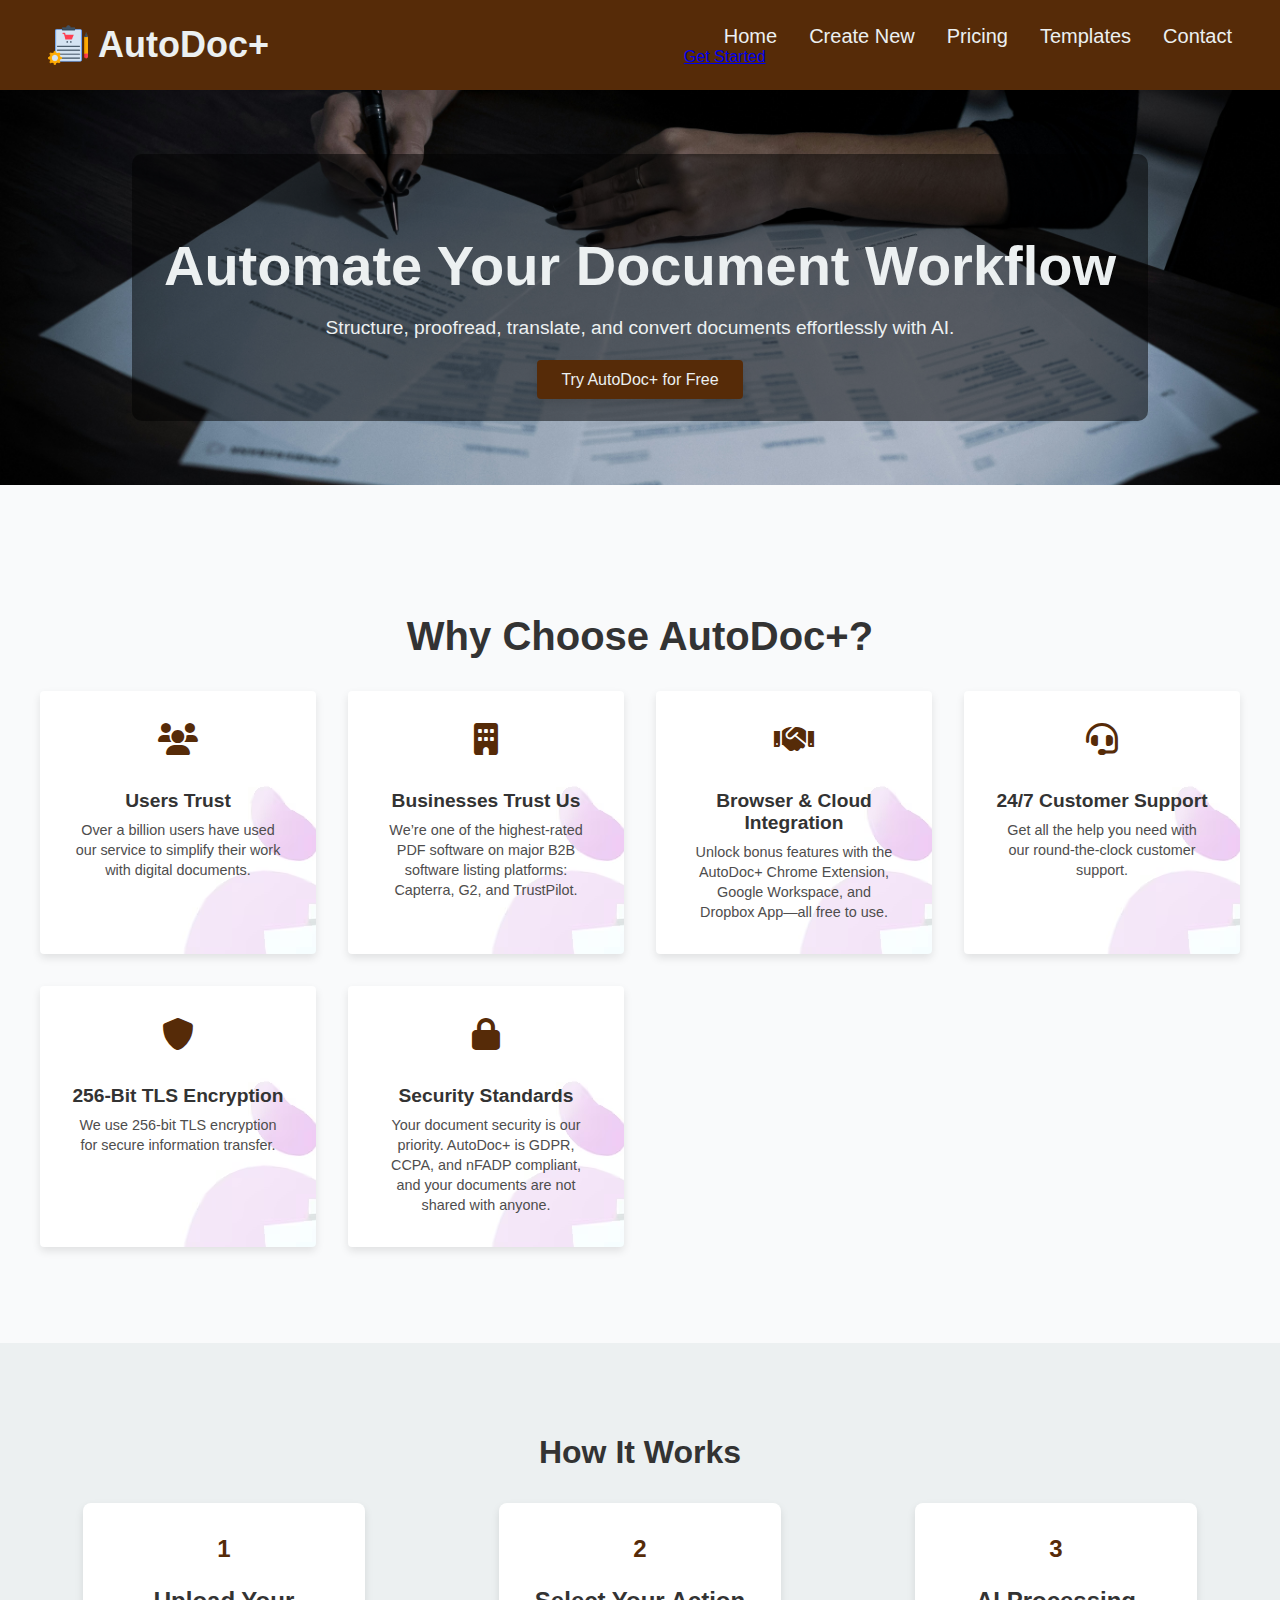
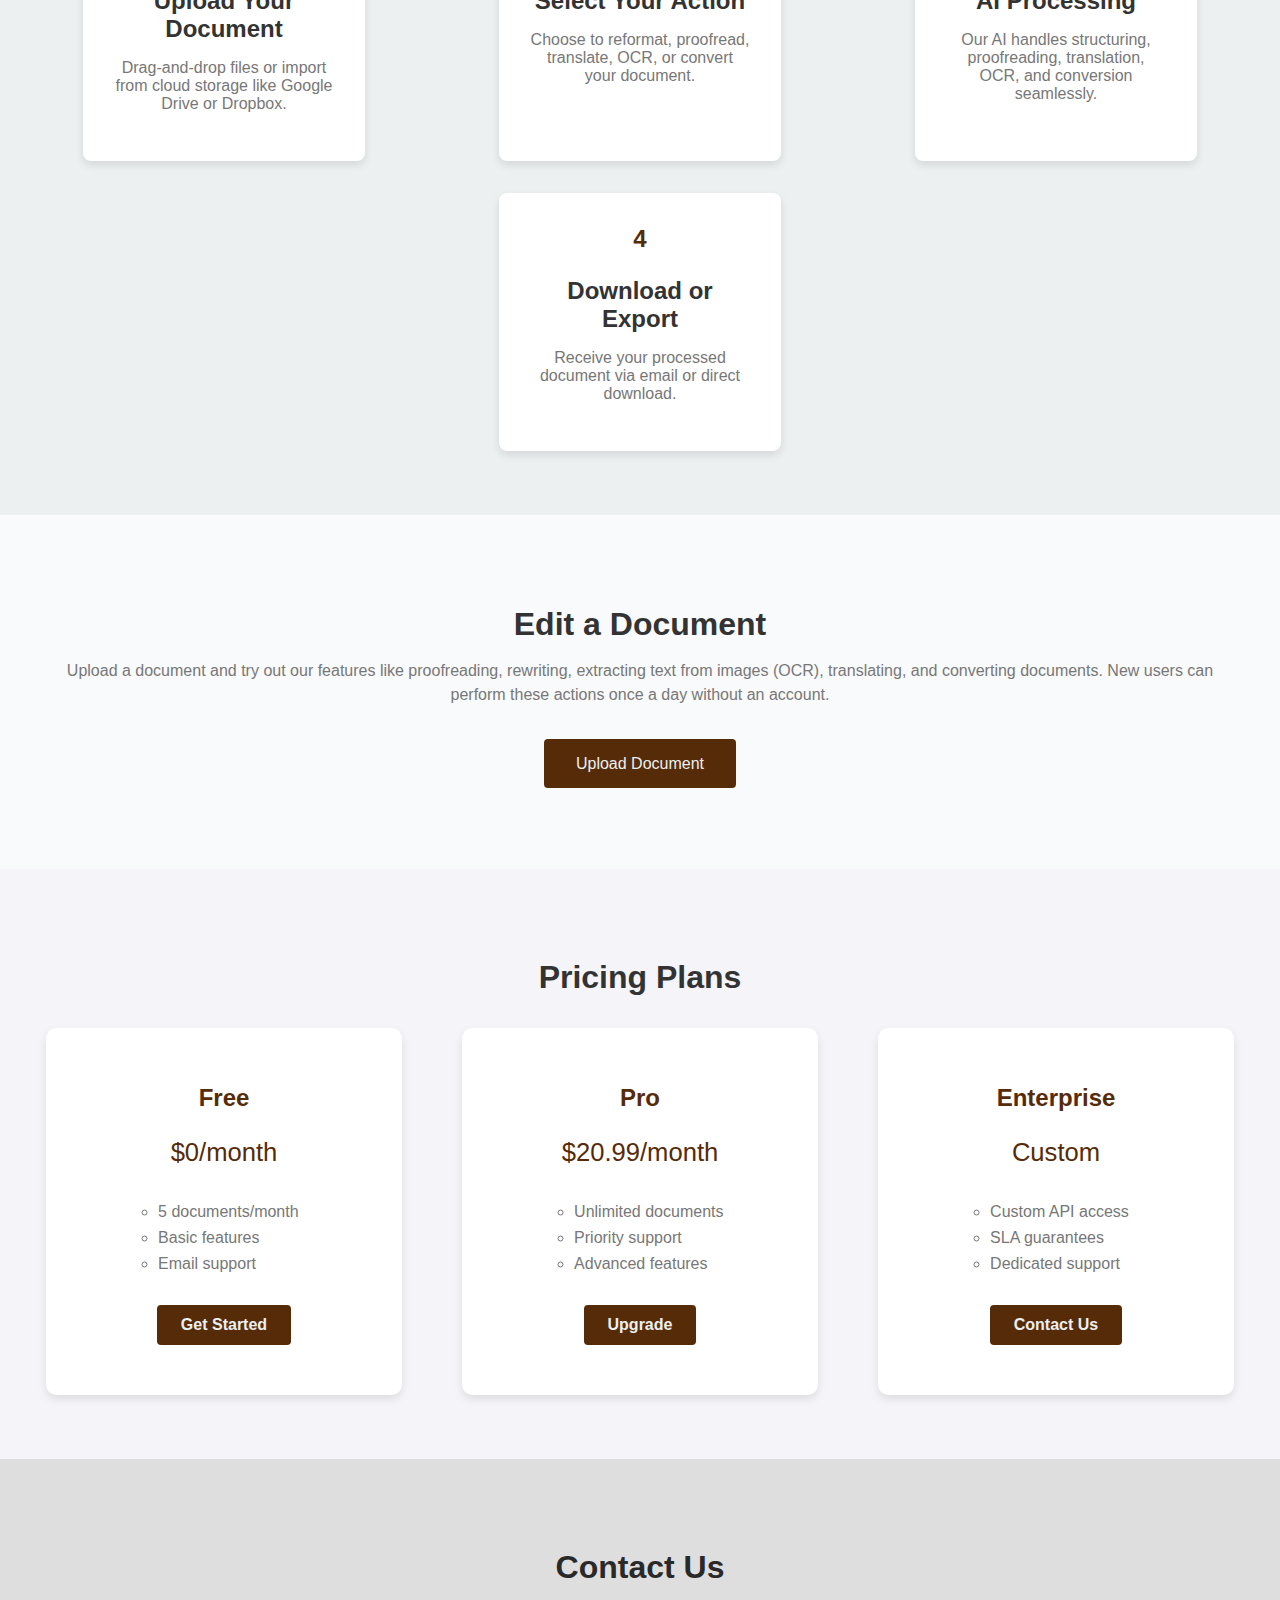
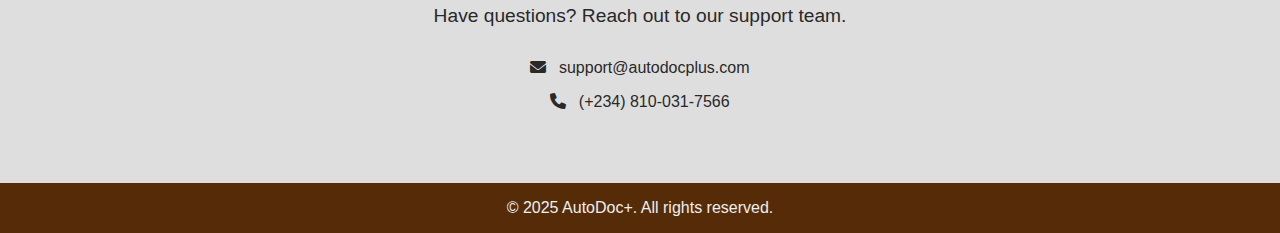
<file: index.html>
<!DOCTYPE html>
<html lang="en">
<head>
    <meta charset="UTF-8">
    <meta name="viewport" content="width=device-width, initial-scale=1.0">
    <title>AutoDoc+ - AI-Powered Document Management</title>
    <link rel="stylesheet" href="styles.css">
    <link rel="stylesheet" href="https://cdnjs.cloudflare.com/ajax/libs/font-awesome/6.0.0-beta3/css/all.min.css">
    <link rel="icon" type="image/png" href="img/folders.png">
</head>
<body>
    <!-- Navigation Bar -->
    <nav class="navbar">
        <div class="logo">
            <img src="img/folders.png" alt="Document Logo" class="logo-img">
            <h1>AutoDoc+</h1>
        </div>
        <div class="nav-right">
            <ul class="nav-links">
                <li><a href="#home">Home</a></li>
                <li><a href="#create_new">Create New</a></li>
                <li><a href="#pricing">Pricing</a></li>
                <li><a href="#templates">Templates</a></li>
                <li><a href="#contact">Contact</a></li>
            </ul>
            <a class="cta-button" href="#get-started">Get Started</a>
        </div>
    </nav>

    <!-- Hero Section -->
    <section class="hero">
        <div class="hero-content">
            <h2>Automate Your Document Workflow</h2>
            <p>Structure, proofread, translate, and convert documents effortlessly with AI.</p>
            <a class="cta-button" href="#link">Try AutoDoc+ for Free</a>
        </div>
    </section>

    <section class="why-choose-us">
        <div class="container">
            <h2>Why Choose AutoDoc+?</h2>
            <div class="features-grid">
                <!-- Feature 1 -->
                <div class="feature-card">
                    <i class="fas fa-users"></i>
                    <h3>Users Trust</h3>
                    <p>Over a billion users have used our service to simplify their work with digital documents.</p>
                </div>
                <!-- Feature 2 -->
                <div class="feature-card">
                    <i class="fas fa-building"></i>
                    <h3>Businesses Trust Us</h3>
                    <p>We’re one of the highest-rated PDF software on major B2B software listing platforms: Capterra, G2, and TrustPilot.</p>
                </div>
                <!-- Feature 3 -->
                <div class="feature-card">
                    <i class="fas fa-handshake"></i>
                    <h3>Browser & Cloud Integration</h3>
                    <p>Unlock bonus features with the AutoDoc+ Chrome Extension, Google Workspace, and Dropbox App—all free to use.</p>
                </div>
                <!-- Feature 4 -->
                <div class="feature-card">
                    <i class="fas fa-headset"></i>
                    <h3>24/7 Customer Support</h3>
                    <p>Get all the help you need with our round-the-clock customer support.</p>
                </div>
                <!-- Feature 5 -->
                <div class="feature-card">
                    <i class="fas fa-shield-alt"></i>
                    <h3>256-Bit TLS Encryption</h3>
                    <p>We use 256-bit TLS encryption for secure information transfer.</p>
                </div>
                <!-- Feature 6 -->
                <div class="feature-card">
                    <i class="fas fa-lock"></i>
                    <h3>Security Standards</h3>
                    <p>Your document security is our priority. AutoDoc+ is GDPR, CCPA, and nFADP compliant, and your documents are not shared with anyone.</p>
                </div>
            </div>
        </div>
    </section>
    

    <!-- How It Works Section -->
    <section id="how-it-works" class="how-it-works">
        <h2>How It Works</h2>
        <div class="steps">
            <div class="step">
                <span class="step-number">1</span>
                <h3>Upload Your Document</h3>
                <p>Drag-and-drop files or import from cloud storage like Google Drive or Dropbox.</p>
            </div>
            <div class="step">
                <span class="step-number">2</span>
                <h3>Select Your Action</h3>
                <p>Choose to reformat, proofread, translate, OCR, or convert your document.</p>
            </div>
            <div class="step">
                <span class="step-number">3</span>
                <h3>AI Processing</h3>
                <p>Our AI handles structuring, proofreading, translation, OCR, and conversion seamlessly.</p>
            </div>
            <div class="step">
                <span class="step-number">4</span>
                <h3>Download or Export</h3>
                <p>Receive your processed document via email or direct download.</p>
            </div>
        </div>
    </section>

    <section class="test-platform">
        <div class="container">
            <h2>Edit a Document</h2>
            <p>Upload a document and try out our features like proofreading, rewriting, extracting text from images (OCR), translating, and converting documents. New users can perform these actions once a day without an account.</p>
            <div class="upload-box">
                <input type="file" id="file-upload" accept=".pdf, .docx, .txt, .ppt, .png, .jpg" style="display: none;">
                <label for="file-upload" class="upload-button">Upload Document</label>
            </div>
            <div class="actions" id="actions" style="display: none;">
                <h3>Select an Action:</h3>
                <button class="action-button" onclick="performAction('proofread')">Proofread</button>
                <button class="action-button" onclick="performAction('rewrite')">Rewrite</button>
                <button class="action-button" onclick="showTranslateOptions()">Translate</button>
                <button class="action-button" onclick="performAction('convert')">Convert</button>
            </div>
            <div class="translate-options" id="translate-options" style="display: none;">
                <h3>Select Target Language:</h3>
                <select id="language-select">
                    <option value="en">English</option>
                    <option value="es">Spanish</option>
                    <option value="fr">French</option>
                    <option value="de">German</option>
                    <option value="zh">Chinese</option>
                    <option value="ja">Japanese</option>
                    <!-- Add more languages as needed -->
                </select>
                <button class="action-button" onclick="performAction('translate')">Translate</button>
            </div>
            <div class="result" id="result" style="display: none;">
                <h3>Result:</h3>
                <p id="result-text">The result will be displayed here.</p>
            </div>
            <div class="account-prompt" id="account-prompt" style="display: none;">
                <p>You have reached the daily limit for free users. Please <a href="#create-account">create an account</a> or <a href="#login">log in</a> to access more features.</p>
            </div>
        </div>
    </section>
    
    

    <!-- Pricing Section -->
    <section id="pricing" class="pricing">
        <h2>Pricing Plans</h2>
        <div class="pricing-cards">
            <div class="pricing-card">
                <h3>Free</h3>
                <p class="price">$0/month</p>
                <ul>
                    <li>5 documents/month</li>
                    <li>Basic features</li>
                    <li>Email support</li>
                </ul>
                <a class="cta-button" href="#get-started">Get Started</a>
            </div>
            <div class="pricing-card">
                <h3>Pro</h3>
                <p class="price">$20.99/month</p>
                <ul>
                    <li>Unlimited documents</li>
                    <li>Priority support</li>
                    <li>Advanced features</li>
                </ul>
                <a class="cta-button" href="#get-started">Upgrade</a>
            </div>
            <div class="pricing-card">
                <h3>Enterprise</h3>
                <p class="price">Custom</p>
                <ul>
                    <li>Custom API access</li>
                    <li>SLA guarantees</li>
                    <li>Dedicated support</li>
                </ul>
                <a class="cta-button" href="#contact">Contact Us</a>
            </div>
        </div>
    </section>

    <!-- Contact Section -->
    <section id="contact" class="contact">
        <h2>Contact Us</h2>
        <p>Have questions? Reach out to our support team.</p>
        <div class="contact-details">
            <p><i class="fas fa-envelope"></i> support@autodocplus.com</p>
            <p><i class="fas fa-phone"></i> (+234) 810-031-7566</p>
        </div>
    </section>

    <!-- Footer -->
    <footer>
        <p>&copy; 2025 AutoDoc+. All rights reserved.</p>
    </footer>

    <!-- JavaScript for Interactivity -->
    <script src="scripts.js"></script>
</body>
</html>
</file>
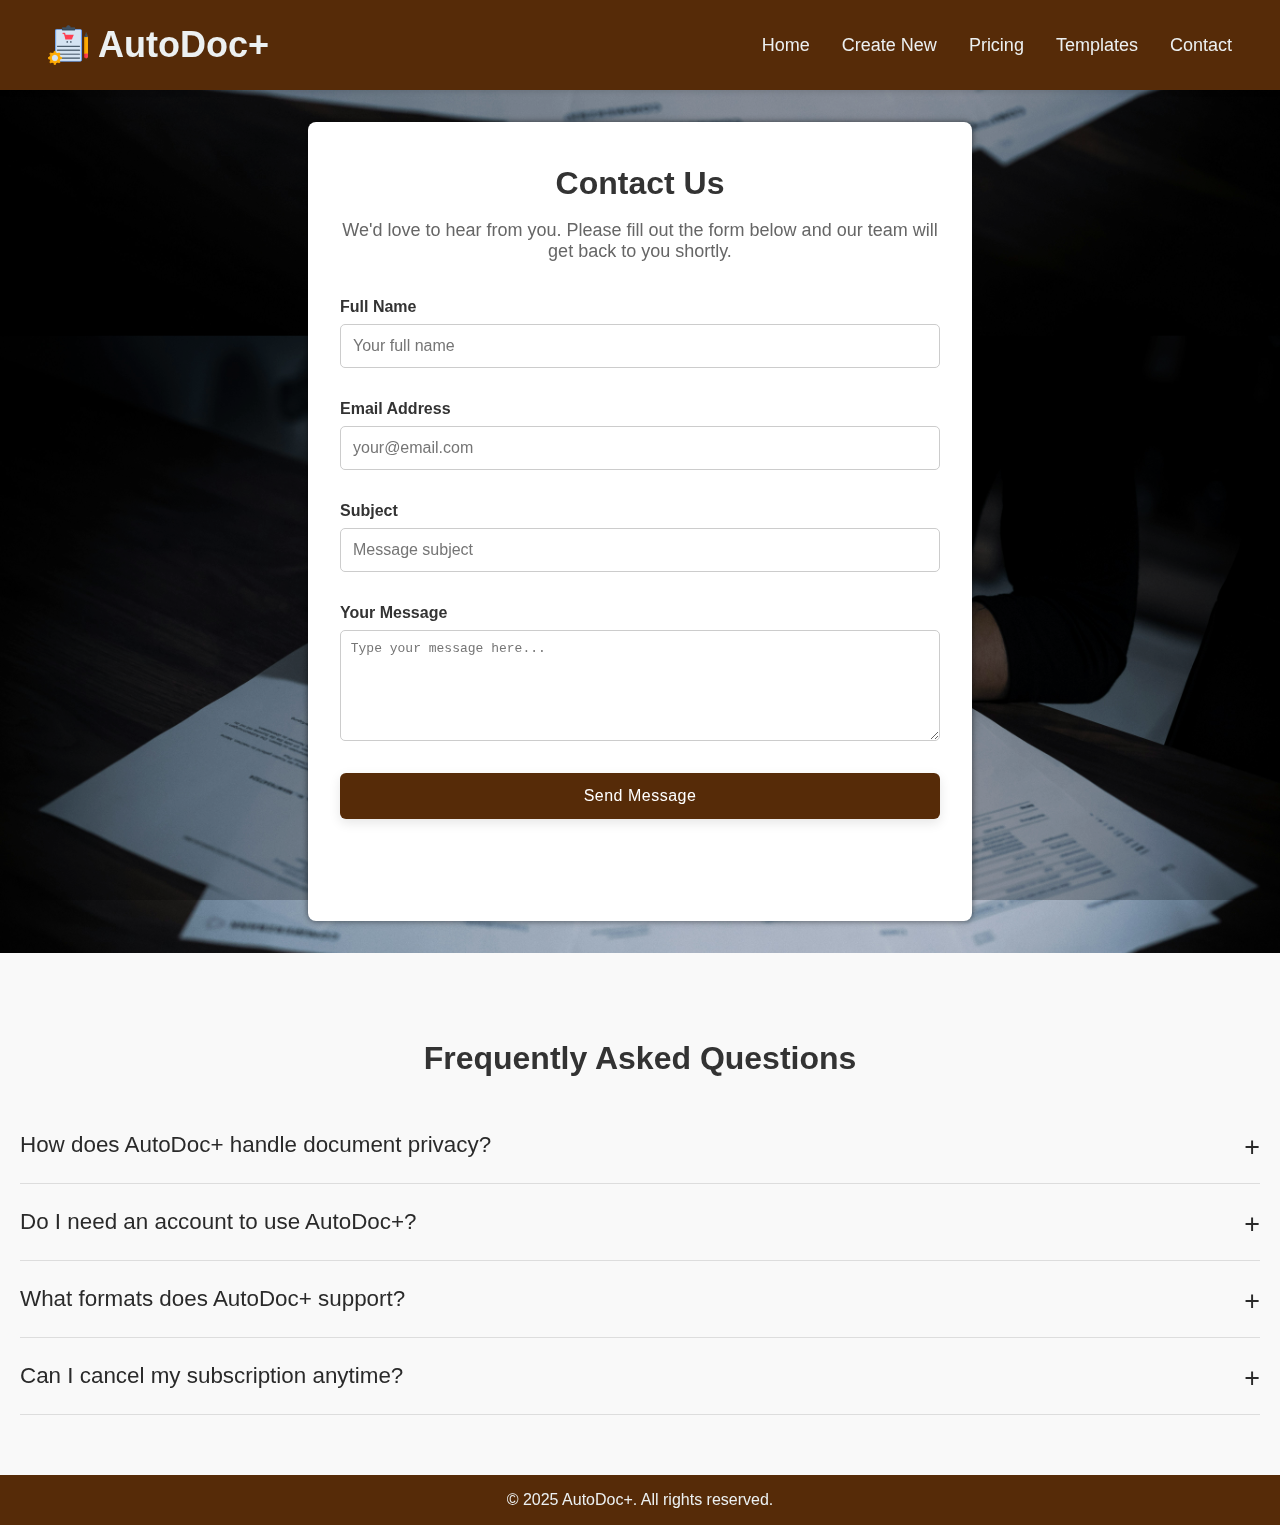
<file: contact.html>
<!DOCTYPE html>
<html lang="en">
<head>
    <meta charset="UTF-8" />
    <meta name="viewport" content="width=device-width, initial-scale=1.0"/>
    <title>Contact Us - AutoDoc+</title>
    <link rel="stylesheet" href="contact.css" />
    <link rel="stylesheet" href="https://cdnjs.cloudflare.com/ajax/libs/font-awesome/6.0.0-beta3/css/all.min.css"/>
    <link rel="icon" type="image/png" href="img/folders.png" />
</head>
<body>

    <div class="overlay"></div> <!-- This is the new dark overlay -->
    <div class="main-content">

    <!-- Navigation Bar -->
    <nav class="navbar">
        <div class="logo">
            <img src="img/folders.png" alt="Document Logo" class="logo-img" />
            <h1>AutoDoc+</h1>
        </div>
        <div class="nav-right">
            <ul class="nav-links">
                <li><a href="index.html">Home</a></li>
                <li><a href="#create_new">Create New</a></li>
                <li><a href="pricing.html">Pricing</a></li>
                <li><a href="#templates">Templates</a></li>
                <li><a href="contact.html">Contact</a></li>
            </ul>
        </div>
    </nav>

    <!-- Contact Section -->
    <section class="contact-section">
        <div class="container">
            <h2>Contact Us</h2>
            <p>We'd love to hear from you. Please fill out the form below and our team will get back to you shortly.</p>

            <form id="contact-form">
                <div class="form-group">
                    <label for="name">Full Name</label>
                    <input type="text" id="name" name="name" required placeholder="Your full name">
                </div>
                <div class="form-group">
                    <label for="email">Email Address</label>
                    <input type="email" id="email" name="email" required placeholder="your@email.com">
                </div>
                <div class="form-group">
                    <label for="subject">Subject</label>
                    <input type="text" id="subject" name="subject" required placeholder="Message subject">
                </div>
                <div class="form-group">
                    <label for="message">Your Message</label>
                    <textarea id="message" name="message" rows="6" required placeholder="Type your message here..."></textarea>
                </div>
                <button type="submit" class="cta-button">Send Message</button>
                <p id="form-status"></p>
            </form>
        </div>
    </section>

    <!-- FAQs SECTION -->
    <section id="faqs" class="faqs">
        <h2>Frequently Asked Questions</h2>
        <div class="faq-container">
            <div class="faq-item">
                <button type="button" class="faq-question">How does AutoDoc+ handle document privacy?</button>
                <div class="faq-answer">
                    <p>We use 256-bit TLS encryption, and your documents are never shared. We comply with GDPR, CCPA, and other international standards.</p>
                </div>
            </div>
            <div class="faq-item">
                <button class="faq-question">Do I need an account to use AutoDoc+?</button>
                <div class="faq-answer">
                    <p>No account is needed for basic usage. However, registering unlocks more document actions and storage options.</p>
                </div>
            </div>
            <div class="faq-item">
                <button class="faq-question">What formats does AutoDoc+ support?</button>
                <div class="faq-answer">
                    <p>AutoDoc+ supports PDF, DOCX, TXT, PPT, PNG, JPG, and more.</p>
                </div>
            </div>
            <div class="faq-item">
                <button class="faq-question">Can I cancel my subscription anytime?</button>
                <div class="faq-answer">
                    <p>Yes. You can cancel your Pro or Enterprise subscription anytime from your account dashboard.</p>
                </div>
            </div>
        </div>
    </section>    

    <!-- Footer -->
    <footer>
        <p>&copy; 2025 AutoDoc+. All rights reserved.</p>
    </footer>

    <script>

    // CONTACT SECTION
    document.getElementById('contact-form').addEventListener('submit', function (e) {
    e.preventDefault();

    // Simulated form submission
    const status = document.getElementById('form-status');
    status.textContent = 'Sending...';

    setTimeout(() => {
        status.textContent = 'Thank you! Your message has been sent.';
        document.getElementById('contact-form').reset();
    }, 1500);
    });

    function goToContact() {
        window.location.href = "contact.html";
    }

    // FAQs SECTION
    document.addEventListener("DOMContentLoaded", function () {
        document.querySelectorAll('.faq-question').forEach(button => {
            button.addEventListener('click', () => {
                const answer = button.nextElementSibling;

                button.classList.toggle('active');
                answer.classList.toggle('open');
            });
        });
    });
    </script>

    <script src="scripts.js"></script>

    </div>
</body>
</html>
</file>
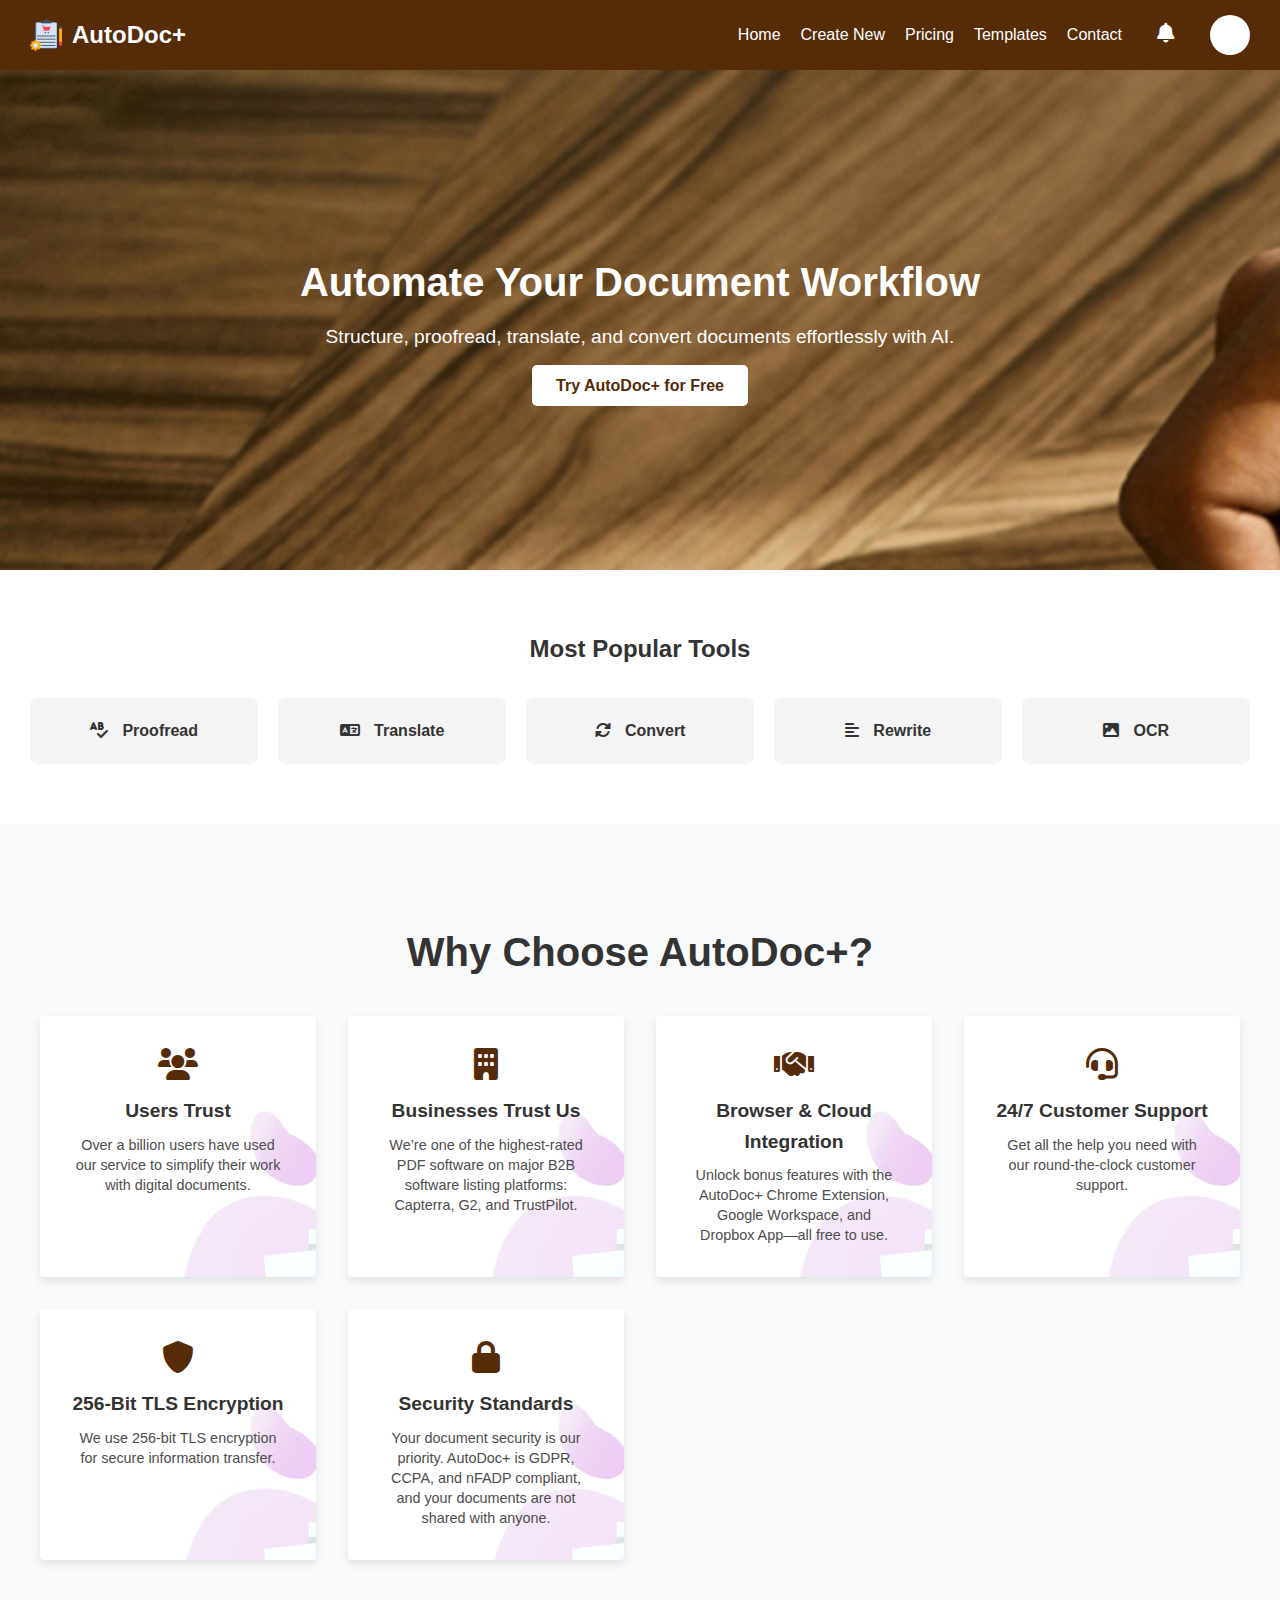
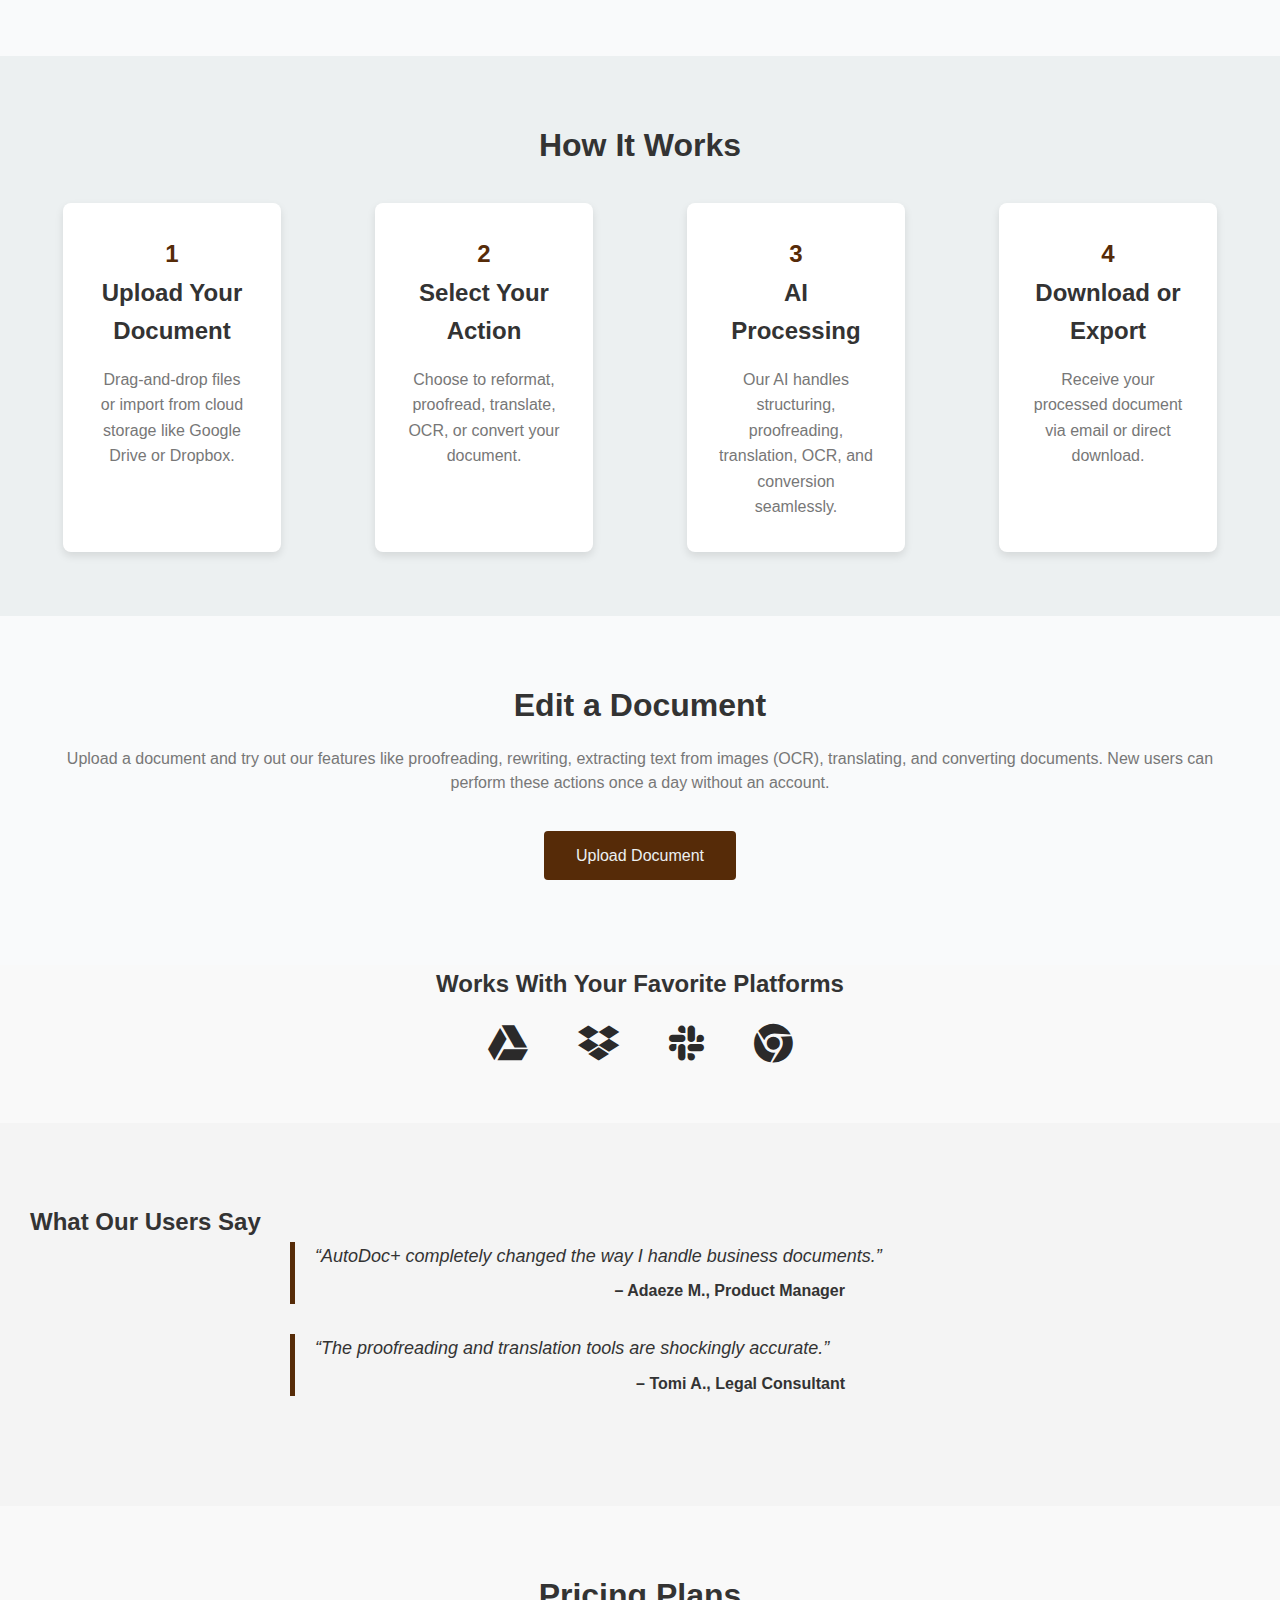
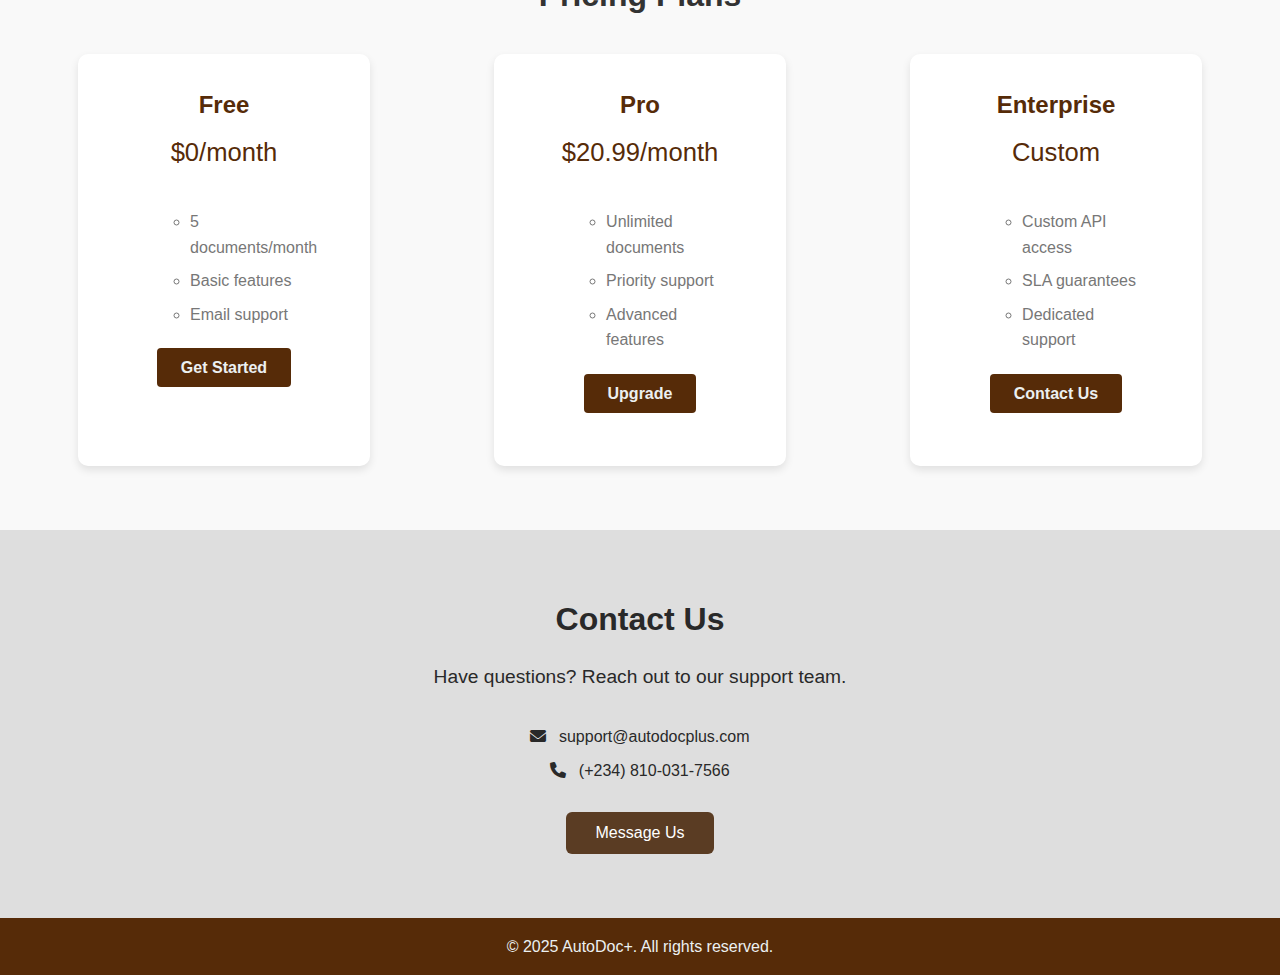
<file: dashboard.html>
<!DOCTYPE html>
<html lang="en">
<head>
  <meta charset="UTF-8" />
  <meta name="viewport" content="width=device-width, initial-scale=1.0"/>
  <title>AutoDoc+ - AI-Powered Document Management</title>
  <link rel="stylesheet" href="dashboard.css" />
  <link rel="stylesheet" href="https://cdnjs.cloudflare.com/ajax/libs/font-awesome/6.0.0-beta3/css/all.min.css"/>
  <link rel="icon" type="image/png" href="img/folders.png"/>
</head>
<body>
  <!-- Navigation Bar -->
<nav class="navbar">
    <div class="navbar-left">
      <img src="img/folders.png" alt="AutoDoc+ Logo" class="logo" />
      <span class="brand-text">AutoDoc+</span>
    </div>
    <div class="navbar-right">
      <ul class="nav-links">
        <li><a href="dashboard.html">Home</a></li>
        <li><a href="#create_new">Create New</a></li>
        <li><a href="pricing.html">Pricing</a></li>
        <li><a href="#templates">Templates</a></li>
        <li><a href="contact.html">Contact</a></li>
      </ul>
      <div class="notification-bell">
        <i class="fas fa-bell"></i>
        <div class="notification-dropdown">
          <ul>
            <li>No new notifications</li>
          </ul>
        </div>
      </div>
      <div class="avatar-circle"></div>
    </div>
  </nav>


  <!-- Hero Section -->
  <header class="hero">
    <div class="hero-content">
      <h2>Automate Your Document Workflow</h2>
      <p>Structure, proofread, translate, and convert documents effortlessly with AI.</p>
      <a class="cta-button" href="#create_new">Try AutoDoc+ for Free</a>
    </div>
  </header>

  <!-- Popular Tools Section -->
  <section class="popular-tools">
    <h2>Most Popular Tools</h2>
    <div class="tool-grid">
      <div class="tool-card"><i class="fas fa-spell-check"></i> Proofread</div>
      <div class="tool-card"><i class="fas fa-language"></i> Translate</div>
      <div class="tool-card"><i class="fas fa-sync-alt"></i> Convert</div>
      <div class="tool-card"><i class="fas fa-align-left"></i> Rewrite</div>
      <div class="tool-card"><i class="fas fa-image"></i> OCR</div>
    </div>
  </section>

  <!-- Why Choose AutoDoc+ -->
  <section class="why-choose-us">
    <div class="container">
        <h2>Why Choose AutoDoc+?</h2>
        <div class="features-grid">
            <!-- Feature 1 -->
            <div class="feature-card">
                <i class="fas fa-users"></i>
                <h3>Users Trust</h3>
                <p>Over a billion users have used our service to simplify their work with digital documents.</p>
            </div>
            <!-- Feature 2 -->
            <div class="feature-card">
                <i class="fas fa-building"></i>
                <h3>Businesses Trust Us</h3>
                <p>We’re one of the highest-rated PDF software on major B2B software listing platforms: Capterra, G2, and TrustPilot.</p>
            </div>
            <!-- Feature 3 -->
            <div class="feature-card">
                <i class="fas fa-handshake"></i>
                <h3>Browser & Cloud Integration</h3>
                <p>Unlock bonus features with the AutoDoc+ Chrome Extension, Google Workspace, and Dropbox App—all free to use.</p>
            </div>
            <!-- Feature 4 -->
            <div class="feature-card">
                <i class="fas fa-headset"></i>
                <h3>24/7 Customer Support</h3>
                <p>Get all the help you need with our round-the-clock customer support.</p>
            </div>
            <!-- Feature 5 -->
            <div class="feature-card">
                <i class="fas fa-shield-alt"></i>
                <h3>256-Bit TLS Encryption</h3>
                <p>We use 256-bit TLS encryption for secure information transfer.</p>
            </div>
            <!-- Feature 6 -->
            <div class="feature-card">
                <i class="fas fa-lock"></i>
                <h3>Security Standards</h3>
                <p>Your document security is our priority. AutoDoc+ is GDPR, CCPA, and nFADP compliant, and your documents are not shared with anyone.</p>
            </div>
        </div>
    </div>
</section>

    <!-- How It Works Section -->
    <section id="how-it-works" class="how-it-works">
        <h2>How It Works</h2>
        <div class="steps">
            <div class="step">
                <span class="step-number">1</span>
                <h3>Upload Your Document</h3>
                <p>Drag-and-drop files or import from cloud storage like Google Drive or Dropbox.</p>
            </div>
            <div class="step">
                <span class="step-number">2</span>
                <h3>Select Your Action</h3>
                <p>Choose to reformat, proofread, translate, OCR, or convert your document.</p>
            </div>
            <div class="step">
                <span class="step-number">3</span>
                <h3>AI Processing</h3>
                <p>Our AI handles structuring, proofreading, translation, OCR, and conversion seamlessly.</p>
            </div>
            <div class="step">
                <span class="step-number">4</span>
                <h3>Download or Export</h3>
                <p>Receive your processed document via email or direct download.</p>
            </div>
        </div>
    </section>

    <section class="test-platform">
        <div class="container">
            <h2>Edit a Document</h2>
            <p>Upload a document and try out our features like proofreading, rewriting, extracting text from images (OCR), translating, and converting documents. New users can perform these actions once a day without an account.</p>
            <div class="upload-box">
                <input type="file" id="file-upload" accept=".pdf, .docx, .txt, .ppt, .png, .jpg" style="display: none;">
                <label for="file-upload" class="upload-button">Upload Document</label>
            </div>
            <div class="actions" id="actions" style="display: none;">
                <h3>Select an Action:</h3>
                <button class="action-button" onclick="performAction('proofread')">Proofread</button>
                <button class="action-button" onclick="performAction('rewrite')">Rewrite</button>
                <button class="action-button" onclick="showTranslateOptions()">Translate</button>
                <button class="action-button" onclick="performAction('convert')">Convert</button>
            </div>
            <div class="translate-options" id="translate-options" style="display: none;">
                <h3>Select Target Language:</h3>
                <select id="language-select">
                    <option value="en">English</option>
                    <option value="es">Spanish</option>
                    <option value="fr">French</option>
                    <option value="de">German</option>
                    <option value="zh">Chinese</option>
                    <option value="ja">Japanese</option>
                    <!-- Add more languages as needed -->
                </select>
                <button class="action-button" onclick="performAction('translate')">Translate</button>
            </div>
            <div class="result" id="result" style="display: none;">
                <h3>Result:</h3>
                <p id="result-text">The result will be displayed here.</p>
            </div>
            <div class="account-prompt" id="account-prompt" style="display: none;">
                <p>You have reached the daily limit for free users. Please <a href="#create-account">create an account</a> or <a href="#login">log in</a> to access more features.</p>
            </div>
        </div>
    </section>

  <!-- Integrations -->
  <section class="integrations">
    <h2>Works With Your Favorite Platforms</h2>
    <div class="integration-logos">
        <i class="fab fa-google-drive"></i>
        <i class="fab fa-dropbox"></i>
        <i class="fab fa-slack"></i>
        <i class="fab fa-chrome"></i>
      </div>
  </section>

  <!-- Testimonials Carousel -->
  <section class="testimonials">
    <h2>What Our Users Say</h2>
    <div class="testimonial-carousel">
      <blockquote>
        <p>“AutoDoc+ completely changed the way I handle business documents.”</p>
        <cite>– Adaeze M., Product Manager</cite>
      </blockquote>
      <blockquote>
        <p>“The proofreading and translation tools are shockingly accurate.”</p>
        <cite>– Tomi A., Legal Consultant</cite>
      </blockquote>
    </div>
  </section>

    <!-- Pricing Section -->
    <section id="pricing" class="pricing">
        <h2>Pricing Plans</h2>
        <div class="pricing-cards">
            <div class="pricing-card">
                <h3>Free</h3>
                <p class="price">$0/month</p>
                <ul>
                    <li>5 documents/month</li>
                    <li>Basic features</li>
                    <li>Email support</li>
                </ul>
                <a class="cta-button" href="#get-started">Get Started</a>
            </div>
            <div class="pricing-card">
                <h3>Pro</h3>
                <p class="price">$20.99/month</p>
                <ul>
                    <li>Unlimited documents</li>
                    <li>Priority support</li>
                    <li>Advanced features</li>
                </ul>
                <a class="cta-button" href="#get-started">Upgrade</a>
            </div>
            <div class="pricing-card">
                <h3>Enterprise</h3>
                <p class="price">Custom</p>
                <ul>
                    <li>Custom API access</li>
                    <li>SLA guarantees</li>
                    <li>Dedicated support</li>
                </ul>
                <a class="cta-button" href="#contact">Contact Us</a>
            </div>
        </div>
    </section>

    <!-- Contact Section -->
    <section id="contact" class="contact">
        <h2>Contact Us</h2>
        <p>Have questions? Reach out to our support team.</p>
        <div class="contact-details">
            <p><i class="fas fa-envelope"></i> support@autodocplus.com</p>
            <p><i class="fas fa-phone"></i> (+234) 810-031-7566</p>
        </div>
        <button class="message-btn" onclick="goToContact()">Message Us</button>
    </section>

    <!-- Footer -->
    <footer>
        <p>&copy; 2025 AutoDoc+. All rights reserved.</p>
    </footer>

  <script>
    document.getElementById("doc-upload").addEventListener("change", function () {
    const actions = document.getElementById("doc-actions");
    if (this.files.length > 0) {
      actions.style.display = "block";
      logActivity(`Uploaded: ${this.files[0].name}`);
    }
  });
  
  function performAction(action) {
    const actions = {
      proofread: "Proofread document",
      translate: "Translated document",
      convert: "Converted document",
      ocr: "Performed OCR on document"
    };
  
    logActivity(actions[action]);
    alert(`Action performed: ${actions[action]}`);
  }
  
  function logActivity(message) {
    const log = document.getElementById("activity-log");
    const entry = document.createElement("li");
    entry.textContent = message;
    log.prepend(entry);
  }
  
// Avatar initials
function setAvatarInitials(name) {
    const avatar = document.querySelector('.avatar-circle');
    const initials = name.trim().split(' ').map(w => w[0].toUpperCase()).join('').slice(0, 2);
    avatar.textContent = initials;
  }
  
  // Example usage
  setAvatarInitials('Jane Doe');
  
  // Notification dropdown toggle
  document.querySelector('.notification-bell').addEventListener('click', () => {
    const dropdown = document.querySelector('.notification-dropdown');
    dropdown.style.display = dropdown.style.display === 'block' ? 'none' : 'block';
  });

  // JavaScript for handling file upload and actions
document.getElementById('file-upload').addEventListener('change', function() {
    const file = this.files[0];
    if (file) {
        document.getElementById('actions').style.display = 'flex';
        document.getElementById('translate-options').style.display = 'none';
        document.getElementById('result').style.display = 'none';
        document.getElementById('account-prompt').style.display = 'none';
    }
});

function showTranslateOptions() {
    document.getElementById('translate-options').style.display = 'block';
}

function performAction(action) {
    const fileInput = document.getElementById('file-upload');
    const file = fileInput.files[0];
    if (file) {
        let resultText = "";
        switch (action) {
            case 'proofread':
                resultText = "Proofreading result: 12 errors found and corrected, here is a preview of the new document and corrections made.";
                break;
            case 'rewrite':
                resultText = "Rewritten text: This is a rewritten version of the document.";
                break;
            case 'translate':
                const language = document.getElementById('language-select').value;
                resultText = `Translated text: This is the translated version of the document in ${language}.`;
                break;
                case 'convert':
                resultText = "Converted document: The document has been converted to PDF.";
                break;
        }

        // Display the result
        document.getElementById('result-text').innerText = resultText;
        document.getElementById('result').style.display = 'block';

        // Simulate daily limit for new users
        const dailyLimitReached = false; // Replace with actual logic
        if (dailyLimitReached) {
            document.getElementById('account-prompt').style.display = 'block';
        }
    }
}
  
  </script>

  <script src="dashboard.js"></script>
</body>
</html>
</file>
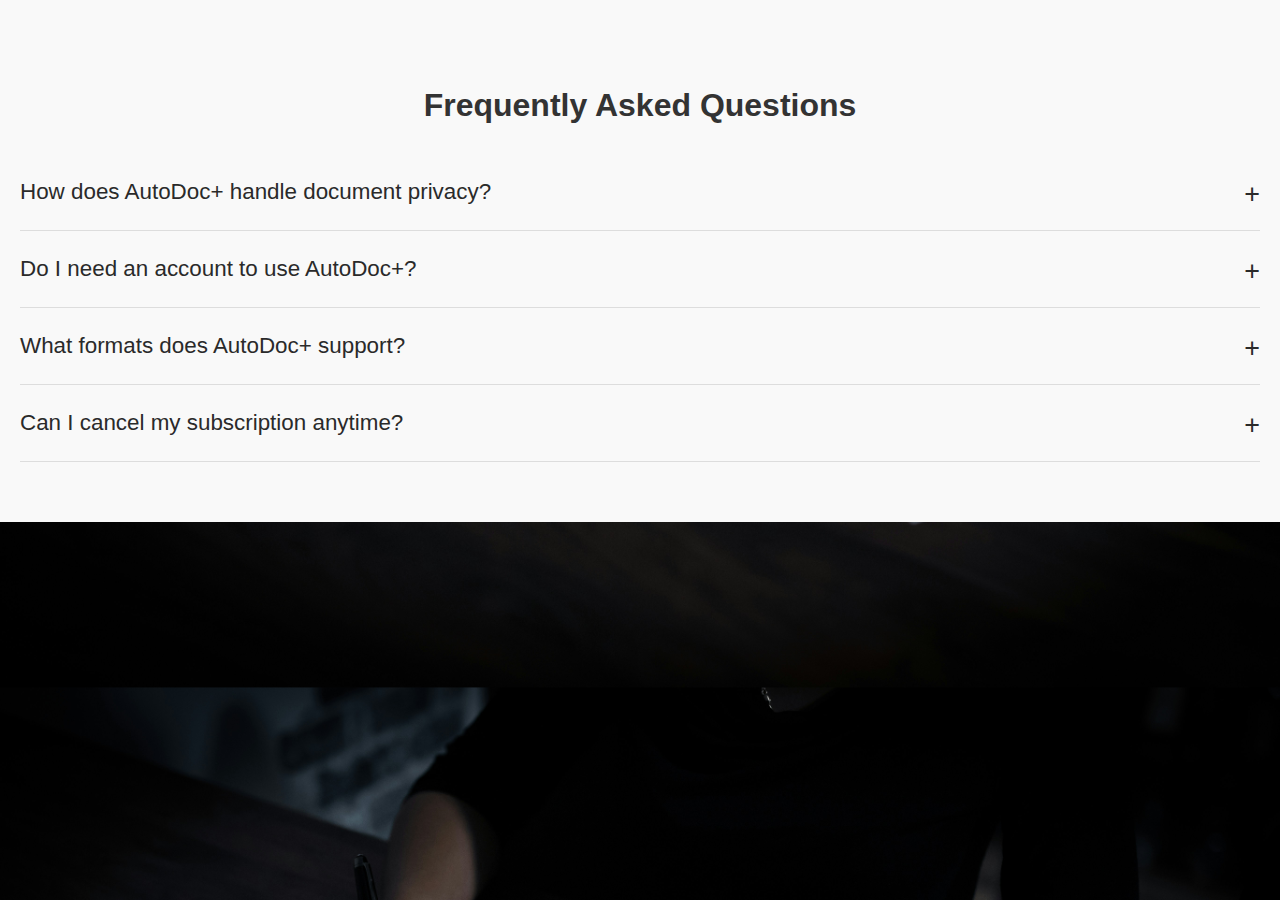
<file: faq.html>
<!DOCTYPE html>
<html lang="en">
<head>
    <meta charset="UTF-8" />
    <meta name="viewport" content="width=device-width, initial-scale=1.0"/>
    <title>Contact Us - AutoDoc+</title>
    <link rel="stylesheet" href="contact.css" />
    <link rel="stylesheet" href="https://cdnjs.cloudflare.com/ajax/libs/font-awesome/6.0.0-beta3/css/all.min.css"/>
    <link rel="icon" type="image/png" href="img/folders.png" />
</head>
<body>

<!-- FAQs SECTION -->
<section id="faqs" class="faqs">
    <h2>Frequently Asked Questions</h2>
    <div class="faq-container">
        <div class="faq-item">
            <button class="faq-question">How does AutoDoc+ handle document privacy?</button>
            <div class="faq-answer">
                <p>We use 256-bit TLS encryption, and your documents are never shared. We comply with GDPR, CCPA, and other international standards.</p>
            </div>
        </div>
        <div class="faq-item">
            <button class="faq-question">Do I need an account to use AutoDoc+?</button>
            <div class="faq-answer">
                <p>No account is needed for basic usage. However, registering unlocks more document actions and storage options.</p>
            </div>
        </div>
        <div class="faq-item">
            <button class="faq-question">What formats does AutoDoc+ support?</button>
            <div class="faq-answer">
                <p>AutoDoc+ supports PDF, DOCX, TXT, PPT, PNG, JPG, and more.</p>
            </div>
        </div>
        <div class="faq-item">
            <button class="faq-question">Can I cancel my subscription anytime?</button>
            <div class="faq-answer">
                <p>Yes. You can cancel your Pro or Enterprise subscription anytime from your account dashboard.</p>
            </div>
        </div>
    </div>
</section>    

<!-- FAQs SECTION -->
<script>
document.addEventListener("DOMContentLoaded", function () {
    document.querySelectorAll('.faq-question').forEach(button => {
        button.addEventListener('click', () => {
            const answer = button.nextElementSibling;

            button.classList.toggle('active');
            answer.classList.toggle('open');
        });
    });
});
</script>

</body>
</html>
</file>
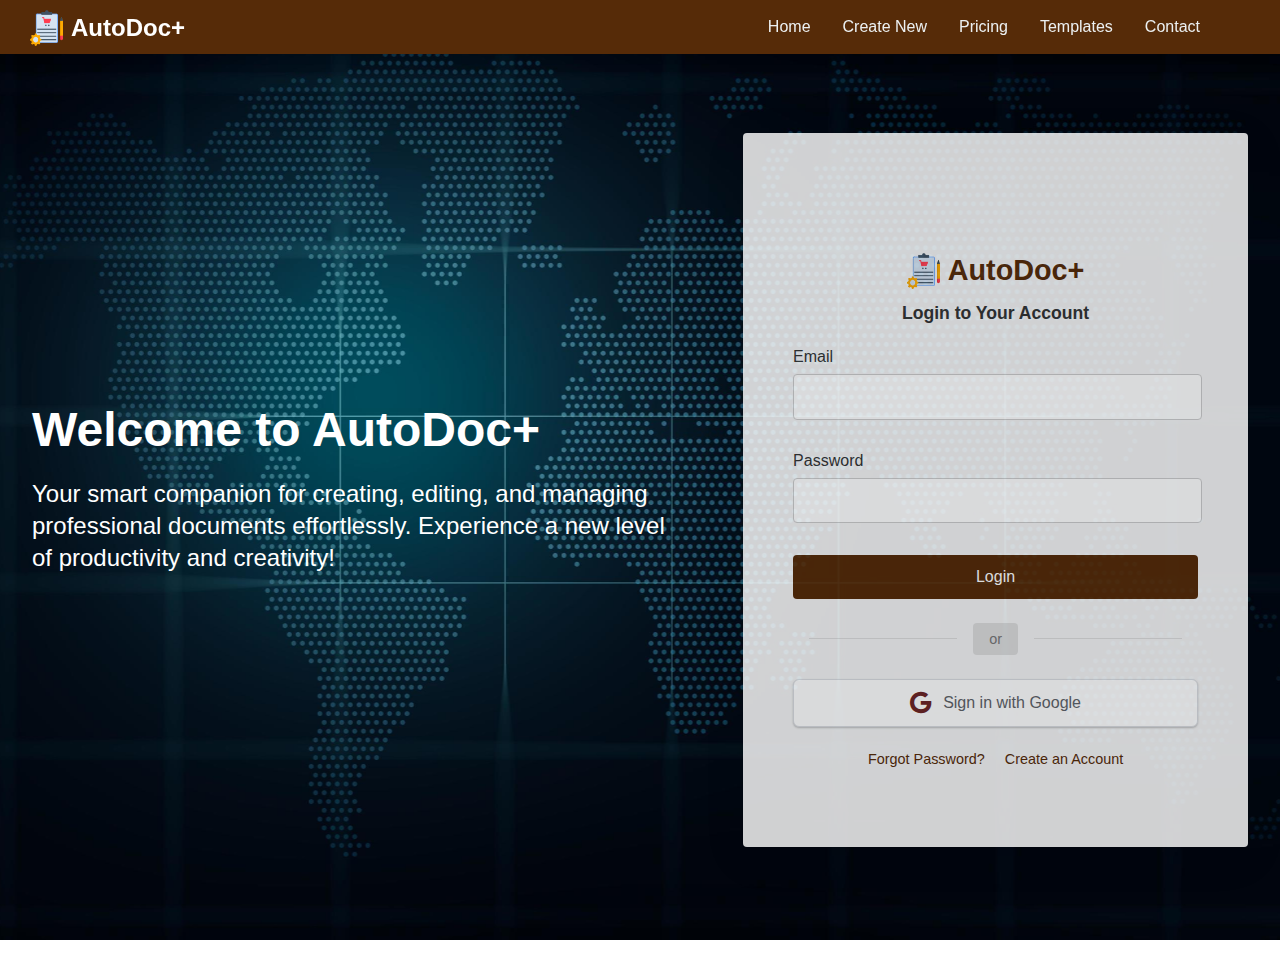
<file: login.html>
<!DOCTYPE html>
<html lang="en">
<head>
    <meta charset="UTF-8">
    <meta name="viewport" content="width=device-width, initial-scale=1.0">
    <title>AutoDoc+ Login</title>
    <link rel="stylesheet" href="auth.css">
    <link rel="stylesheet" href="https://cdnjs.cloudflare.com/ajax/libs/font-awesome/6.0.0-beta3/css/all.min.css">
    <link rel="icon" type="image/png" href="img/folders.png">
</head>
<body>
    
    <!-- Navigation Bar -->
    <nav class="navbar">
        <div class="logo">
            <img src="img/folders.png" alt="Document Logo" class="logo-img">
            <h1>AutoDoc+</h1>
        </div>
        <div class="nav-right">
            <ul class="nav-links">
                <li><a href="index.html">Home</a></li>
                <li><a href="login.html">Create New</a></li>
                <li><a href="login.html">Pricing</a></li>
                <li><a href="login.html">Templates</a></li>
                <li><a href="login.html">Contact</a></li>
            </ul>
        </div>
    </nav>

    <div class="main-container">
        
        <!-- Hero Text (Left now) -->
        <div class="hero-text">
            <h1>Welcome to AutoDoc+</h1>
            <p>Your smart companion for creating, editing, and managing professional documents effortlessly.  
            Experience a new level of productivity and creativity!</p>
        </div>

        <!-- Login Card (Right now) -->
        <div class="login-card">
            <div class="logo">
                <img src="img/folders.png" alt="AutoDoc+ Logo" class="logo-img">
                <h1>AutoDoc+</h1>
            </div>
            <h2>Login to Your Account</h2>
            <form id="login-form">
                <div class="input-group">
                    <label for="email">Email</label>
                    <input type="email" id="email" name="email" required>
                </div>
                <div class="input-group">
                    <label for="password">Password</label>
                    <input type="password" id="password" name="password" required>
                </div>
                <button type="submit" class="login-button">Login</button>
            </form>

            <div class="divider">
                <span>or</span>
            </div>

            <!-- Google Sign-In Button -->
            <div class="google-signin">
                <button id="googleSignInBtn">
                    <i class="fa-brands fa-google"></i> Sign in with Google
                </button>
            </div>

            <div class="additional-links">
                <a href="#forgot-password">Forgot Password?</a>
                <a href="signup.html">Create an Account</a>
            </div>
        </div>

    </div>

    <!-- JavaScript for interactivity -->
    <script src="scripts.js"></script>
</body>
</html>
</file>
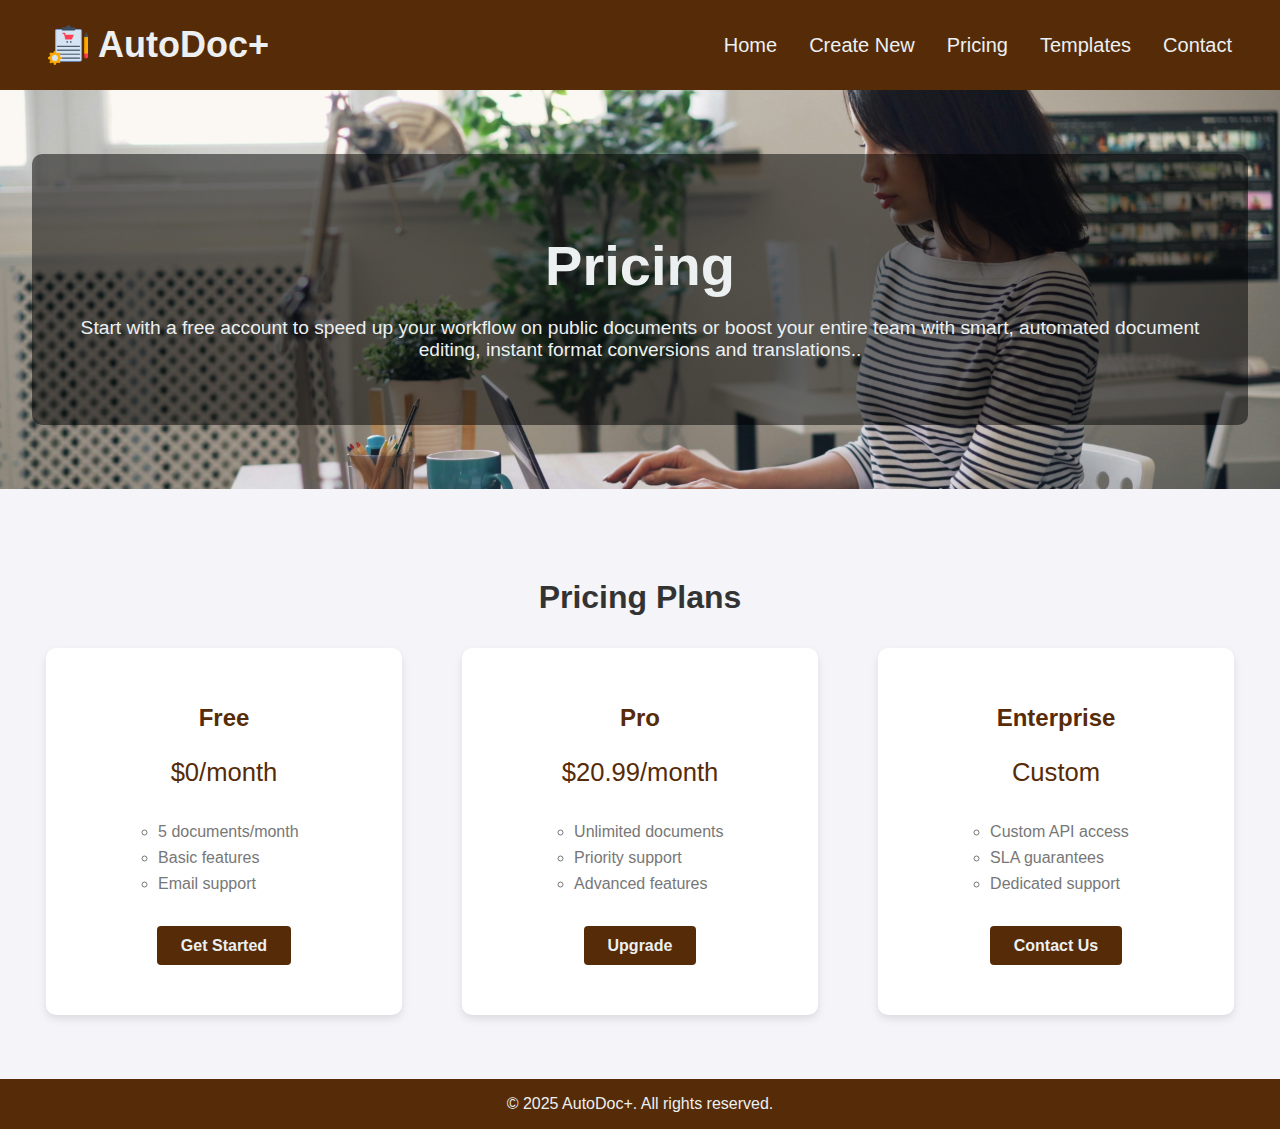
<file: pricing.html>
<!DOCTYPE html>
<html lang="en">
<head>
    <meta charset="UTF-8">
    <meta name="viewport" content="width=device-width, initial-scale=1.0">
    <title>AutoDoc+ - Pricing</title>
    <link rel="stylesheet" href="styles.css">
    <link rel="stylesheet" href="https://cdnjs.cloudflare.com/ajax/libs/font-awesome/6.0.0-beta3/css/all.min.css">
    <link rel="icon" type="image/png" href="img/folders.png">
</head>
<body>
    <!-- Navigation Bar -->
    <nav class="navbar">
        <div class="logo">
            <img src="img/folders.png" alt="Document Logo" class="logo-img">
            <h1>AutoDoc+</h1>
        </div>
        <div class="nav-right">
            <ul class="nav-links">
                <li><a href="index.html">Home</a></li>
                <li><a href="#create_new">Create New</a></li>
                <li><a href="pricing.html">Pricing</a></li>
                <li><a href="#templates">Templates</a></li>
                <li><a href="contact.html">Contact</a></li>
            </ul>
        </div>
    </nav>

    <!-- Hero Section -->
    <section class="hero2">
        <div class="hero-content">
            <h2>Pricing</h2>
            <p>Start with a free account to speed up your workflow on public documents or boost your entire team with smart, automated document editing, instant format conversions and translations..</p>
        </div>
    </section>

    <!-- Pricing Section -->
    <section id="pricing" class="pricing">
        <h2>Pricing Plans</h2>
        <div class="pricing-cards">
            <div class="pricing-card">
                <h3>Free</h3>
                <p class="price">$0/month</p>
                <ul>
                    <li>5 documents/month</li>
                    <li>Basic features</li>
                    <li>Email support</li>
                </ul>
                <a class="cta-button" href="#get-started">Get Started</a>
            </div>
            <div class="pricing-card">
                <h3>Pro</h3>
                <p class="price">$20.99/month</p>
                <ul>
                    <li>Unlimited documents</li>
                    <li>Priority support</li>
                    <li>Advanced features</li>
                </ul>
                <a class="cta-button" href="#get-started">Upgrade</a>
            </div>
            <div class="pricing-card">
                <h3>Enterprise</h3>
                <p class="price">Custom</p>
                <ul>
                    <li>Custom API access</li>
                    <li>SLA guarantees</li>
                    <li>Dedicated support</li>
                </ul>
                <a class="cta-button" href="#contact">Contact Us</a>
            </div>
        </div>
    </section>

    <!-- Footer -->
    <footer>
        <p>&copy; 2025 AutoDoc+. All rights reserved.</p>
    </footer>

    <!-- JavaScript for Interactivity -->
    <script src="scripts.js"></script>
</body>
</html>
</file>
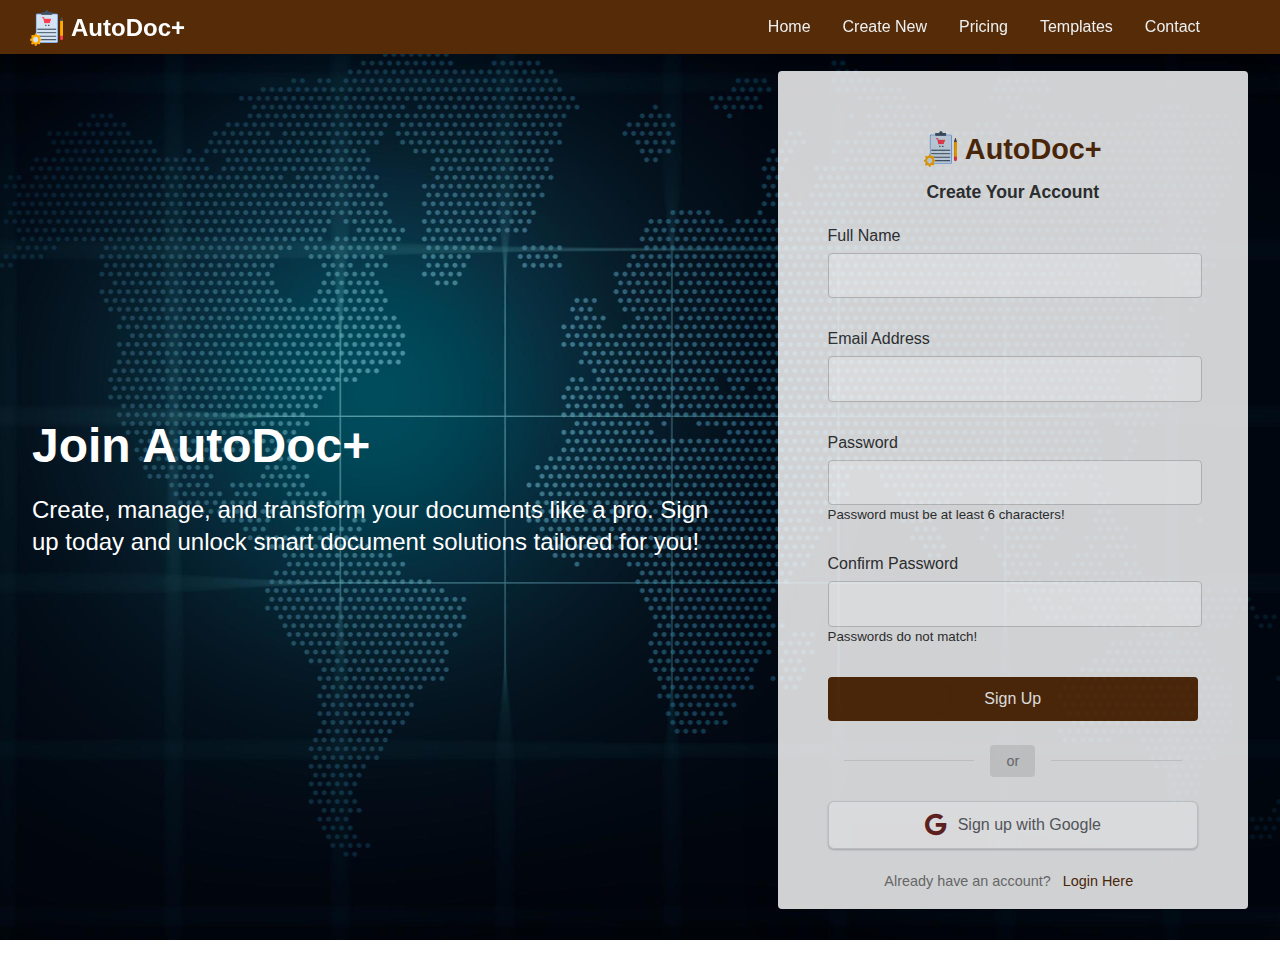
<file: signup.html>
<!DOCTYPE html>
<html lang="en">
<head>
  <meta charset="UTF-8">
  <meta name="viewport" content="width=device-width, initial-scale=1.0">
  <title>AutoDoc+ Sign Up</title>
  <link rel="stylesheet" href="auth.css">
  <link rel="stylesheet" href="https://cdnjs.cloudflare.com/ajax/libs/font-awesome/6.0.0-beta3/css/all.min.css">
  <link rel="icon" type="image/png" href="img/folders.png">
</head>
<body>

  <!-- Navigation Bar -->
  <nav class="navbar">
    <div class="logo">
      <img src="img/folders.png" alt="Document Logo" class="logo-img">
      <h1>AutoDoc+</h1>
    </div>
    <div class="nav-right">
      <ul class="nav-links">
        <li><a href="index.html">Home</a></li>
        <li><a href="login.html">Create New</a></li>
        <li><a href="login.html">Pricing</a></li>
        <li><a href="login.html">Templates</a></li>
        <li><a href="login.html">Contact</a></li>
      </ul>
    </div>
  </nav>

  <div class="main-container">

    <!-- Hero Text -->
    <div class="hero-text">
      <h1>Join AutoDoc+</h1>
      <p>Create, manage, and transform your documents like a pro. Sign up today and unlock smart document solutions tailored for you!</p>
    </div>

    <!-- Sign-Up Card -->
    <div class="signup-card">
      <div class="logo">
        <img src="img/folders.png" alt="AutoDoc+ Logo" class="logo-img">
        <h1>AutoDoc+</h1>
      </div>
      <h2>Create Your Account</h2>
      <form id="signup-form">
        <div class="input-group">
          <label for="fullName">Full Name</label>
          <input type="text" id="fullName" name="fullName" required>
        </div>
        <div class="input-group">
          <label for="email">Email Address</label>
          <input type="email" id="email" name="email" required>
        </div>
        <div class="input-group">
          <label for="password">Password</label>
          <input type="password" id="password" name="password" required>
          <small id="passwordStrength" class="warning-text">Password must be at least 6 characters!</small>
        </div>
        <div class="input-group">
          <label for="confirmPassword">Confirm Password</label>
          <input type="password" id="confirmPassword" name="confirmPassword" required>
          <small id="passwordMatch" class="warning-text">Passwords do not match!</small>
        </div>
        <button type="submit" class="signup-button">Sign Up</button>
      </form>

      <div class="divider">
        <span>or</span>
      </div>

      <!-- Google Sign-Up Button -->
      <div class="google-signup">
        <button id="googleSignUpBtn">
          <i class="fa-brands fa-google"></i> Sign up with Google
        </button>
      </div>

      <div class="additional-links">
        Already have an account? <a href="login.html">Login Here</a>
      </div>
    </div>

  </div>

  <!-- External JavaScript -->
  <script src="scripts.js"></script>

</body>
</html>
</file>
<file: styles.css>
/* General Styles */
body {
    font-family: 'Arial', sans-serif;
    margin: 0;
    padding: 0;
    box-sizing: border-box;
    background-color: #f4f4f9;
    color: #333;
}

html {
    scroll-behavior: smooth;
  }

/* Navbar Styles */
.navbar {
    background-color: #562B08;
    display: flex;
    justify-content: space-between;
    align-items: center;
    padding: 1em 3em;
    padding-top: 0%;
    padding-bottom: 0%;
    box-shadow: 0 2px 5px rgba(0,0,0,0.1);
    color: #ecf0f1;
}

.logo {
    display: flex;
    align-items: center;
font-size: large;
}

.logo-img {
    height: 40px;
    margin-right: 10px;
}

.navbar .nav-links {
    list-style: none;
    display: flex;
    gap: 2rem;
    margin: 0;
}

.nav-links li a {
    text-decoration: none;
    color: #ecf0f1;
    font-weight: normal;
    font-size: 20px;
}

.nav-links li a:hover {
    color: #cf6666;
}

/* Hero Section Styles */
.hero {
    display: flex;
    align-items: center;
    justify-content: center;
    padding: 4rem 2rem;
    background: url('img/background_img (1).jpg') no-repeat center center/cover;
    color: #ecf0f1;
    text-align: center;
}

.hero .hero-content {
    background: rgba(0, 0, 0, 0.5); /* Semi-transparent background for text */
    padding: 2rem;
    border-radius: 10px;
}

.hero .hero-content h2 {
    font-size: 3.5rem;
    margin-bottom: 1rem;
}

.hero .hero-content p {
    font-size: 1.2rem;
    margin-bottom: 2rem;
}

.hero .hero-content .cta-button {
    background-color: #562b08;
    color: #ecf0f1;
    box-shadow: 0 4px 8px rgba(0, 0, 0, 0.1);
    border-radius: 4px;
    text-decoration: none;
    font-weight: 500;
    padding: 0.7rem 1.5rem;
}

.hero .hero-content .cta-button:hover {
    background-color: #5a3c23;
    border: solid;
    border-width: 1px;
    border-color: #647E68;
    box-shadow: 0 4px 8px rgba(0, 0, 0, 0.1);
}

/* PRICING PAGE HERO SECTION */
/* Hero Section Styles */
.hero2 {
    display: flex;
    align-items: center;
    justify-content: center;
    padding: 4rem 2rem;
    background: url('img/background_img\ \(5\).jpg') no-repeat center center/cover;
    color: #ecf0f1;
    text-align: center;
}

.hero2 .hero-content {
    background: rgba(0, 0, 0, 0.5); /* Semi-transparent background for text */
    padding: 2rem;
    border-radius: 10px;
}

.hero2 .hero-content h2 {
    font-size: 3.5rem;
    margin-bottom: 1rem;
}

.hero2 .hero-content p {
    font-size: 1.2rem;
    margin-bottom: 2rem;
}

.hero2 .hero-content .cta-button {
    background-color: #562b08;
    color: #ecf0f1;
    box-shadow: 0 4px 8px rgba(0, 0, 0, 0.1);
    border-radius: 4px;
    text-decoration: none;
    font-weight: 500;
    padding: 0.7rem 1.5rem;
}

.hero2 .hero-content .cta-button:hover {
    background-color: #5a3c23;
    border: solid;
    border-width: 1px;
    border-color: #647E68;
    box-shadow: 0 4px 8px rgba(0, 0, 0, 0.1);
}

/* Why Choose Us Section */
.why-choose-us {
    background-color: #f9fafb;
    padding: 6rem 2rem;
    text-align: center;
}

.why-choose-us .container {
    max-width: 1200px;
    margin: 0 auto;
}

.why-choose-us h2 {
    font-size: 2.5rem;
    color: #333;
    margin-bottom: 2rem;
    font-weight: 600;
}

.features-grid {
    display: grid;
    grid-template-columns: repeat(auto-fit, minmax(250px, 1fr));
    gap: 2rem;
}

.feature-card {
    background-color: #fff;
    border-radius: 4px;
    box-shadow: 0 4px 8px rgba(0, 0, 0, 0.1);
    padding: 2rem;
    background-image: url("img/document-vector-colorful-design_341269-1262.avif");
    /* background-size: contain; */
    text-align: center;
    transition: transform 0.3s ease;
}

.feature-card:hover {
    transform: translateY(-10px);
}

.feature-card i {
    font-size: 2rem;
    color: #562B08;
    margin-bottom: 1rem;
}

.feature-card h3 {
    font-size: 1.2rem;
    color: #333;
    margin-bottom: 0.5rem;
    font-weight: 600;
}

.feature-card p {
    font-size: 0.9rem;
    color: #4e4d4d;
    line-height: 20px;
    /* text-align: justify; */
    margin: 0;
}


/* How It Works Section Styles */
.how-it-works {
    padding: 4rem 2rem;
    background-color: #ecf0f1;
    text-align: center;
}

.how-it-works h2 {
    font-size: 2rem;
    margin-bottom: 2rem;
}

.steps {
    display: flex;
    justify-content: space-around;
    flex-wrap: wrap;
    gap: 2rem;
}

.step {
    background-color: #fff;
    border-radius: 8px;
    box-shadow: 0 4px 8px rgba(0, 0, 0, 0.1);
    padding: 2rem;
    text-align: center;
    width: 18%;
}

.step:hover {
    box-shadow: #000000;
    background-color: antiquewhite;
    }

.step .step-number {
    font-size: 1.6rem;
    color: #562b08;
    font-size: x-large;
    font-weight: 600;
    margin-bottom: 1rem;
}

.step h3 {
    font-size: 1.5rem;
    margin-bottom: 1rem;
}

.step p {
    font-size: 1rem;
    color: #777;
}

/* Test the Platform Section */
.test-platform {
    background-color: #f9fafb;
    padding: 4rem 2rem;
    text-align: center;
}

.test-platform .container {
    max-width:fit-content;
    margin: 0 auto;
}

.test-platform h2 {
    font-size: 2rem;
    color: #333;
    margin-bottom: 1rem;
    font-weight: 600;
}

.test-platform p {
    font-size: 1rem;
    color: #777;
    width:1200px;
    line-height: 24px;
    margin-bottom: 3rem;
}

.upload-box {
    margin-bottom: 2rem;
}

.upload-button {
    background-color: #562B08;
    color: #ecf0f1;
    padding: 1rem 2rem;
    border-radius: 4px;
    cursor: pointer;
    font-size: 1rem;
    font-weight: 500;
    transition: background-color 0.3s ease;
}

.upload-button:hover {
    background-color: #4a230a;
}

.actions {
    display: flex;
    flex-wrap: wrap;
    justify-content: center;
    gap: 1rem;
    margin-bottom: 2rem;
}

.action-button {
    background-color: #647E68;
    color: #ecf0f1;
    padding: 0.8rem 1.5rem;
    border-radius: 4px;
    cursor: pointer;
    font-size: 1rem;
    font-weight: 500;
    transition: background-color 0.3s ease;
    border: none;
}

.action-button:hover {
    background-color: #56655c;
}

.translate-options {
    margin-top: 2rem;
}

.translate-options select {
    padding: 0.5rem;
    font-size: 1rem;
    border-radius: 4px;
    border: 1px solid #ccc;
    margin-bottom: 1rem;
}

.result {
    background-color: #fff;
    border-radius: 8px;
    box-shadow: 0 4px 8px rgba(0, 0, 0, 0.1);
    padding: 2rem;
    text-align: left;
    margin-top: 2rem;
}

.result h3 {
    font-size: 1.2rem;
    color: #333;
    margin-bottom: 1rem;
    font-weight: 600;
}

.result p {
    font-size: 1rem;
    color: #777;
    margin: 0;
}

.account-prompt {
    font-size: 1rem;
    color: #777;
    margin-top: 2rem;
}

.account-prompt a {
    color: #562B08;
    text-decoration: none;
    font-weight: 600;
}

.account-prompt a:hover {
    text-decoration: underline;
}


/* Pricing Section Styles */
.pricing {
    padding: 4rem 2rem;
    text-align: center;
}

.pricing h2 {
    font-size: 2rem;
    margin-bottom: 2rem;
}

.pricing-cards {
    display: flex;
    justify-content: space-around;
    flex-wrap: wrap;
    gap: 2rem;
}

.pricing-card {
    background-color: #fff;
    border-radius: 10px;
    box-shadow: 0 4px 8px rgba(0, 0, 0, 0.1);
    padding: 2rem;
    padding-bottom: 60px;
    text-align: center;
    width: 24%;
}

.pricing-card:hover {
box-shadow: #000000;
background-color: antiquewhite;
}

.pricing-card h3 {
    font-size: 1.5rem;
    margin-bottom: 0.5rem;
    color: #562B08;
}

.pricing-card .tokens {
    font-size: 1rem;
    color: #647E68;
    margin-bottom: 1rem;
}

.pricing-card .description {
    font-size: 1rem;
    color: #777;
    margin-bottom: 1rem;
}

.pricing-card .price {
    font-size: 1.6rem;
    color: #562b08;
    margin-bottom: 1rem;
}

.pricing-card .billing {
    font-size: 1rem;
    color: #777;
    margin-bottom: 1rem;
}

.pricing-card ul {
    list-style: circle;
    padding: 20px;
    text-align: left;
    padding-left: 80px;
    padding-bottom: 20px;
}

.pricing-card ul li {
    font-size: 1rem;
    color: #777;
    margin-bottom: 0.5rem;
}

.pricing-card .cta-button {
    background-color: #562b08;
    color: #ecf0f1;
    padding: 0.7rem 1.5rem;
    border-radius: 4px;
    text-decoration: none;
    font-weight: 600;
    margin-top: 1rem;
}

.pricing-card .cta-button:hover {
    background-color: #5a3c23;
    border: solid;
    border-width: 1px;
    border-color: #647E68;
    box-shadow: 0 4px 8px rgba(0, 0, 0, 0.1);
}

.enterprise {
    font-size: 1rem;
    color: #777;
    margin-top: 2rem;
}

.enterprise a {
    color: #3498db;
    text-decoration: none;
    font-weight: 600;
}

.enterprise a:hover {
    text-decoration: underline;
}

/* Contact Section Styles */
.contact {
    padding: 4rem 2rem;
    background-color: #dedede;
    color: #292929;
    text-align: center;
}

.contact h2 {
    font-size: 2rem;
    margin-bottom: 1rem;
}

.contact p {
    font-size: 1.2rem;
    margin-bottom: 2rem;
}

.contact-details p {
    font-size: 1rem;
    margin-bottom: 0.5rem;
}

.contact-details i {
    margin-right: 0.5rem;
}

/* Message Button Styling */
.message-btn {
    margin-top: 20px;
    padding: 12px 30px;
    font-size: 1rem;
    background-color: #5a3c23; /* Custom button color */
    color: #fff;
    border: none;
    border-radius: 6px;
    cursor: pointer;
    transition: background-color 0.3s ease;
  }
  
  .message-btn:hover {
    background-color: #292929; /* Darker hover state */
  }  

/* Footer Styles */
footer {
    background-color: #562B08;
    color: #ecf0f1;
    text-align: center;
    padding: 1rem 0;
}

footer p {
    margin: 0;
    font-size: 1rem;
}
</file>
<file: contact.css>
body {
    font-family: 'Arial', sans-serif;
    margin: 0;
    padding: 0;
    background-image: url('img/background_img\ \(1\).jpg');
    background-size: 100vw;
    background-position: center;
    position:relative;
    color: #333;
}

/* Dark overlay */
.overlay {
    position: fixed; /* fixed ensures it covers the whole screen */
    top: 0;
    left: 0;
    width: 100%;
    height: 100%;
    background-color: rgba(0, 0, 0, 0.24); /* black with 50% opacity */
    z-index: 1;
}

/* Main content stays above the overlay */
.main-content {
    position: relative;
    z-index: 2;
}

/* Navbar Styles */
.navbar {
    background-color: #562B08;
    display: flex;
    justify-content: space-between;
    align-items: center;
    padding: 1em 3em;
    padding-top: 0%;
    padding-bottom: 0%;
    box-shadow: 0 2px 5px rgba(0,0,0,0.1);
    color: #ecf0f1;
}

.logo {
    display: flex;
    align-items: center;
font-size: large;
}

.logo-img {
    height: 40px;
    margin-right: 10px;
}

.navbar .nav-links {
    list-style: none;
    display: flex;
    gap: 2rem;
    margin: 0;
}

.nav-links li a {
    text-decoration: none;
    color: #ecf0f1;
    font-weight:normal;
    font-size: 18px;
}

.nav-links li a:hover {
    color: #cf6666;
}

.contact-section {
    padding: 1em 2em;
    background-color: #fff;
    /* background-color: rgba(0, 0, 0, 0.526); black with 50% opacity */
    max-width: 600px;
    margin: 2em auto;
    box-shadow: 0 0 6px rgba(0, 0, 0, 0.548);
    border-radius: 8px;
}

.contact-section h2 {
    text-align: center;
    margin-bottom: 0.5em;
    font-size: xx-large;
}

.contact-section p {
    text-align: center;
    color: #666;
    margin-bottom: 2em;
    font-size: large;
}

form {
    display: flex;
    flex-direction: column;
    gap: 2em;
}

.form-group {
    display: flex;
    flex-direction: column;
}

label {
    margin-bottom: 0.5em;
    font-weight: 600;
}

input, textarea {
    padding: 0.75em;
    border: 1px solid #ccc;
    border-radius: 5px;
    font-size: 1em;
}

.cta-button {
    background-color: #562B08; /* Green shade */
    color: white;
    padding: 14px 20px;
    border: none;
    border-radius: 6px;
    cursor: pointer;
    font-size: 16px;
    font-weight: 500;
    transition: background-color 0.3s ease, box-shadow 0.3s ease;
    box-shadow: 0 4px 12px rgba(0, 0, 0, 0.1);
    letter-spacing: 0.5px;
}

.cta-button:hover {
    background-color: #7d4212; /* Darker green */
    box-shadow: 0 6px 16px rgba(0, 0, 0, 0.15);
    font-weight: 500;
}

.cta-button:active {
    background-color: #562B08;
    box-shadow: inset 0 4px 8px rgba(0, 0, 0, 0.2);
}

#form-status {
    text-align: center;
    margin-top: 1em;
    font-weight: bold;
}

.faqs {
    background-color: #f9f9f9;
    padding: 60px 20px;
    text-align: center;
}

.faqs h2 {
    font-size: 2em;
    margin-bottom: 30px;
    color: #333;
}

.faq-container {
    max-width: 1400px;
    margin: 0 auto;
    text-align: left;
}

.faq-item {
    border-bottom: 1px solid #ddd;
    padding: 15px 0;
}

.faq-question {
    background: none;
    border: none;
    outline: none;
    font-size: 1.4em;
    font-weight: 500;
    cursor: pointer;
    width: 100%;
    text-align: left;
    padding: 10px 0;
    color: #2a2a2a;
    position: relative;
}

.faq-question::after {
    content: "+";
    position: absolute;
    right: 0;
    font-size: 1.2em;
}

.faq-question.active::after {
    content: "-";
}

.faq-answer {
    display: none;
    padding: 10px 0 0 0;
    color: #404040;
    font-size: 1.2em;
    line-height: 1.6;
}

.faq-answer.open {
    display: block;
}

/* Footer Styles */
footer {
    background-color: #562B08;
    color: #ecf0f1;
    text-align: center;
    padding: 1rem 0;
}

footer p {
    margin: 0;
    font-size: 1rem;
}
</file>
<file: auth.css>
/* General Styles */
body, html {
    height: 100%;
    margin: 0;
    font-family: 'Arial', sans-serif;
    background: url('img/signinbg2.jpg') no-repeat center center/cover;
    color: #333;
    display: flex;
    justify-content: center;
    align-items: center;
    animation: fadeIn 2s ease-in-out;
}

/* Keyframes for Animations */
@keyframes fadeIn {
    from {
        opacity: 0;
    }
    to {
        opacity: 1;
    }
}

@keyframes slideIn {
    from {
        transform: translateY(-50px);
        opacity: 0;
    }
    to {
        transform: translateY(0);
        opacity: 1;
    }
}

/* Navigation Bar Styles */
.navbar {
    width: 100%;
    background-color: #562b08;
    /* padding: 1rem 0rem; */
    display: flex;
    justify-content: space-between;
    align-items: center;
    position: fixed;
    top: 0;
    left: 0;
    z-index: 1000;
    box-shadow: 0 2px 10px rgba(0, 0, 0, 0.1);
    animation: fadeIn 1.5s ease-in-out;
}

.navbar .logo {
    display: flex;
    align-items: center;
    padding-left: 30px;
    padding-top: 10px;
}

.navbar .logo-img {
    width: 10px;
    height: 5px;
    margin-right: 0.5rem;
}

.navbar .logo h1 {
    font-size: 1.5rem;
    color: #ffffff;
    margin: 0;
}

.nav-right {
    display: flex;
    align-items: center;
    padding-left: 0px;
    padding-right: 80px;
}

.navbar .nav-links {
    list-style: none;
    display: flex;
    gap: 2rem;
    margin: 0;
}

.navbar .nav-links a {
    color: #ecf0f1;
    text-decoration: none;
    font-weight: 500;
}

.navbar .nav-links a:active{
    color: burlywood;
}

.navbar .nav-links a:hover {
    color: #647E68;
}

.navbar .cta-button {
    background-color: #ffffff;
    color: #000000;
    padding: 0.7rem 1.7rem;
    border-radius: 4px;
    text-decoration: none;
    font-weight: 520;
}

.navbar .cta-button:hover {
    background-color:antiquewhite;
    box-shadow: 0 4px 8px rgba(0, 0, 0, 0.1);
    /* font-weight: 600; */
    /* border: solid; */
    border-width: 1px;
    border-color: #647E68;
}

.cta-button {
    background-color: #ffffff;
    color: #562b08;
    padding: 0.6rem 1.2rem;
    margin-left: 1.5rem;
    border-radius: 4px;
    text-decoration: none;
    font-weight: 600;
    transition: background-color 0.3s ease;
}

.cta-button:hover {
    background-color: #4a230a;
}

/* Adjust body top padding because of fixed navbar */
body {
    padding-top: 80px; /* Adjust depending on navbar height */
}

/* Add the new MAIN LAYOUT here 👇 */
.main-container {
    display: flex;
    justify-content: space-between;
    align-items: center;
    height: calc(100vh - 80px);
    padding: 2rem;
    flex-direction: row; /* Left to right */
}

/* Hero Text (Left Side) */
.hero-text {
    max-width: 1000px;
    animation: slideIn 1.5s ease-in-out;
    text-align: left;
    line-height: 32px;
    font-weight: 5px;
    font-size: x-large;
    color: #ffffff;
}

/* Login Card (Right Side) */

/* Login Container */
.login-container {
    display: flex;
    justify-content: center;
    align-items: center;
    height: 100vh;
    background-color: rgba(255, 255, 255, 0.695); /* Semi-transparent background */
    animation: fadeIn 2s ease-in-out;
}

.login-card {
    background-color: #fff;
    border-radius: 10px;
    box-shadow: 0 4px 25px rgba(0, 0, 0, 0.2);
    padding: 1rem;
    width: 380px;
    margin-left: 60px;
    animation: slideIn 1s ease-in-out;
}

.login-card {
    background: rgba(255, 255, 255, 0.96);
    opacity: 85%;
    padding: 80px 50px;
    border-radius: 4px;
    max-width: 700px;
    width: 80%;
    box-shadow: 0 10px 40px rgba(0, 0, 0, 0.1);
    text-align: center;
}

.logo {
    display: flex;
    align-items: center;
    justify-content: center;
    margin-bottom: 1rem;
    animation: slideIn 1.2s ease-in-out;
}

.logo img.logo-img {
    width: 33px;
    height: 36px;
    margin-right: 0.5rem;
}

.logo h1 {
    font-size: 1.8rem;
    color: #562B08;
    margin: 0;
}

.login-card h2 {
    font-size: 1.1rem;
    color: #333;
    margin-bottom: 1.5rem;
    animation: slideIn 1.4s ease-in-out;
}

/* Form Styles */
.input-group {
    margin-bottom: 1rem;
    text-align: left;
    margin-right: 1.5rem;
    animation: slideIn 1.6s ease-in-out;
}

.input-group label {
    display: block;
    font-size: 1rem;
    color: #333;
    margin-bottom: 0.5rem;
}

.input-group input {
    width: 100%;
    padding: 0.8rem;
    font-size: 1rem;
    border: 1px solid #ccc;
    border-radius: 4px;
    transition: border-color 0.3s ease;
}

.input-group input:focus {
    border-color: #562B08;
    outline: none;
}

/* Login Button */
.login-button {
    background-color: #562B08;
    color: #fff;
    padding: 0.8rem 1.5rem;
    border: none;
    border-radius: 4px;
    font-size: 1rem;
    cursor: pointer;
    transition: background-color 0.3s ease;
    width: 100%;
    animation: slideIn 1.8s ease-in-out;
}

.login-button:hover {
    background-color: #647E68;
    font-weight: bold;
}

/* Divider */
.divider {
    display: flex;
    align-items: center;
    margin: 1.5rem 0;
    animation: slideIn 2s ease-in-out;
}

.divider span {
    background-color: #ddd;
    padding: 0.5rem 1rem;
    border-radius: 4px;
    font-size: 0.9rem;
    color: #777;
}

.divider::before,
.divider::after {
    content: '';
    flex: 1;
    height: 1px;
    background-color: #ddd;
    margin: 0 1rem;
}

/* Google Sign-In Button */
.google-signin {
    margin-top: 1.5rem;
    text-align: center;
    animation: slideIn 2.2s ease-in-out;
}

#googleSignInBtn {
    background-color: #fff;
    color: #5f6368; /* Softer gray for text */
    border: 1px solid #dadce0; /* Google's standard button border color */
    padding: 0.75rem 1.2rem;
    font-size: 1rem;
    font-weight: 500; /* Slightly bolder text for better readability */
    border-radius: 6px;
    cursor: pointer;
    width: 100%;
    display: flex;
    align-items: center;
    justify-content: center;
    gap: 0.75rem;
    transition: all 0.3s ease;
    box-shadow: 0 1px 2px rgba(60, 64, 67, 0.3); /* Soft shadow */
}

#googleSignInBtn:hover {
    background-color: #f8f9fa;
    box-shadow: 0 2px 4px rgba(60, 64, 67, 0.3);
    border-color: #c6c6c6;
}

#googleSignInBtn i {
    color: #6d2525; /* Google's blue */
    font-size: 1.4rem;
}


/* Additional Links */
.additional-links {
    margin-top: 1.5rem;
    font-size: 0.9rem;
    color: #777;
    animation: slideIn 2.4s ease-in-out;
}

.additional-links a {
    color: #562B08;
    text-decoration: none;
    margin: 0 0.5rem;
}

.additional-links a:hover {
    text-decoration: underline;
}

/* Signup Card (Right Side) */

/* Signup Container */
.signup-container {
    display: flex;
    justify-content: center;
    align-items: center;
    height: 100vh
    padd
    background-color rgba(255, 255, 255, 0.695); /* Semi-transparent background */
    animation: fadeIn 2s ease-in-out;
}

.signup-card {
    background-color: #fff;
    border-radius: 8px;
    box-shadow: 0 4px 25px rgba(0, 0, 0, 0.2);
    padding: 1rem;
    width: 300px;
    height:max-content;
    margin-left: 60px;
    animation: slideIn 1s ease-in-out;
}

.signup-card {
    background: rgba(255, 255, 255, 0.96);
    opacity: 85%;
    padding: 20px 50px;
    border-radius: 4px;
    max-width: 700px;
    width: 60%;
    box-shadow: 0 10px 40px rgba(0, 0, 0, 0.1);
    text-align: center;
}

.logo {
    display: flex;
    align-items: center;
    justify-content: center;
    margin-bottom: 0.5rem;
    padding-top: 40px;
    animation: slideIn 1.2s ease-in-out;
}

.logo img.logo-img {
    width: 33px;
    height: 36px;
    margin-right: 0.5rem;
}

.logo h1 {
    font-size: 1.8rem;
    color: #562B08;
    margin: 0;
}

.signup-card h2 {
    font-size: 1.1rem;
    color: #333;
    margin-bottom: 1.5rem;
    animation: slideIn 1.4s ease-in-out;
}

/* Form Styles */
.input-group {
    margin-bottom: 2rem;
    text-align: left;
    margin-right: 1.5rem;
    animation: slideIn 1.6s ease-in-out;
}

.input-group label {
    display: block;
    font-size: 1rem;
    color: #333;
    margin-bottom: 0.5rem;
}

.input-group input {
    width: 100%;
    padding: 0.8rem;
    font-size: 1rem;
    border: 1px solid #ccc;
    border-radius: 4px;
    transition: border-color 0.3s ease;
}

.input-group input:focus {
    border-color: #562B08;
    outline: none;
}

/* Signup Button */
.signup-button {
    background-color: #562B08;
    color: #fff;
    padding: 0.8rem 1.5rem;
    border: none;
    border-radius: 4px;
    font-size: 1rem;
    cursor: pointer;
    transition: background-color 0.3s ease;
    width: 100%;
    animation: slideIn 1.8s ease-in-out;
}

.signup-button:hover {
    background-color: #647E68;
    font-weight: bold;
}

/* Divider */
.divider {
    display: flex;
    align-items: center;
    margin: 1.5rem 0;
    animation: slideIn 2s ease-in-out;
}

.divider span {
    background-color: #ddd;
    padding: 0.5rem 1rem;
    border-radius: 4px;
    font-size: 0.9rem;
    color: #777;
}

.divider::before,
.divider::after {
    content: '';
    flex: 1;
    height: 1px;
    background-color: #ddd;
    margin: 0 1rem;
}

/* Google Sign-Up Button */
.google-signup {
    margin-top: 1.5rem;
    text-align: center;
    animation: slideIn 2.2s ease-in-out;
}

#googleSignUpBtn {
    background-color: #fff;
    color: #5f6368; /* Softer gray for text */
    border: 1px solid #dadce0; /* Google's standard button border color */
    padding: 0.75rem 1.2rem;
    font-size: 1rem;
    font-weight: 500; /* Slightly bolder text for better readability */
    border-radius: 6px;
    cursor: pointer;
    width: 100%;
    display: flex;
    align-items: center;
    justify-content: center;
    gap: 0.75rem;
    transition: all 0.3s ease;
    box-shadow: 0 1px 2px rgba(60, 64, 67, 0.3); /* Soft shadow */
}

#googleSignUpBtn:hover {
    background-color: #f8f9fa;
    box-shadow: 0 2px 4px rgba(60, 64, 67, 0.3);
    border-color: #c6c6c6;
}

#googleSignUpBtn i {
    color: #6d2525; /* Google's blue */
    font-size: 1.4rem;
}


/* Additional Links */
.additional-links {
    margin-top: 1.5rem;
    font-size: 0.9rem;
    color: #777;
    animation: slideIn 2.4s ease-in-out;
}

.additional-links a {
    color: #562B08;
    text-decoration: none;
    margin: 0 0.5rem;
}

.additional-links a:hover {
    text-decoration: underline;
}
</file>
<file: dashboard.css>
/* Reset and Base Styles */
* {
    margin: 0;
    padding: 0;
    box-sizing: border-box;
  }
  body {
    font-family: 'Segoe UI', Tahoma, Geneva, Verdana, sans-serif;
    line-height: 1.6;
    background-color: #f9f9f9;
    color: #333;
  }
  
/* Navbar */
.navbar {
    display: flex;
    justify-content: space-between;
    align-items: center;
    background-color: #562B08;
    color: white;
    box-shadow: rgba(0, 0, 0, 0.481);
    padding: 15px 30px;
    position: sticky;
    top: 0;
    z-index: 1000;
  }
  .navbar-left {
    display: flex;
    align-items: center;
  }
  .logo {
    height: 32px;
    margin-right: 10px;
  }
  .brand-text {
    font-size: 1.5rem;
    font-weight: bold;
    color: white;
  }
  
  .navbar-right {
    display: flex;
    align-items: center;
    gap: 20px;
  }
  .nav-links {
    list-style: none;
    display: flex;
    gap: 20px;
  }
  .nav-links li a {
    color: white;
    text-decoration: none;
    font-weight: 500;
    transition: color 0.3s;
  }
  .nav-links li a:hover {
    color: #ffddc1;
  }
  
  /* Avatar Circle */
  .avatar-circle {
    width: 40px;
    height: 40px;
    background-color: #fff;
    color: #562B08;
    font-weight: bold;
    border-radius: 50%;
    display: flex;
    align-items: center;
    justify-content: center;
    margin-left: 15px;
    cursor: pointer;
  }
  
  /* Notification Bell */
  .notification-bell {
    position: relative;
    margin-left: 15px;
    cursor: pointer;
  }
  .notification-bell i {
    font-size: 20px;
    color: #ffffff;
  }
  .notification-dropdown {
    display: none;
    position: absolute;
    top: 30px;
    right: 0;
    background: white;
    box-shadow: 0 2px 8px rgba(0, 0, 0, 0.15);
    border-radius: 5px;
    width: 200px;
    z-index: 10;
  }
  .notification-dropdown ul {
    list-style: none;
    padding: 10px;
  }
  .notification-dropdown ul li {
    padding: 8px;
    border-bottom: 1px solid #eee;
    font-size: 14px;
  }
  .notification-dropdown ul li:last-child {
    border-bottom: none;
  }
  
  /* Hero section background update */
  .hero {
    background-color: #562B08;
    box-shadow: rgba(0, 0, 0, 0.481);
    height: 500px;
    align-items: center;
    background-image: url(img/background_img\ \(4\).jpg);
    background: size 100%;
    color: white;
    padding: 80px 30px;
    text-align: center;
  }

  .hero h2 {
    font-size: 2.5rem;
    margin-bottom: 8px;
    padding-top: 100px;
  }
  .hero p {
    font-size: 1.2rem;
    margin-bottom: 20px;
  }
  .cta-button {
    padding: 12px 24px;
    background-color: #fff;
    color: #562B08;
    font-weight: bold;
    border-radius: 5px;
    text-decoration: none;
    transition: background 0.3s;
  }
  .cta-button:hover {
    background-color: #734118;
    color: #fff;
  }
  
  /* Tool Grid */
  .popular-tools {
    padding: 60px 30px;
    background-color: #fff;
    text-align: center;
  }
  .tool-grid {
    display: grid;
    grid-template-columns: repeat(auto-fit, minmax(140px, 1fr));
    gap: 20px;
    margin-top: 30px;
  }
  .tool-card {
    background: #f4f4f4;
    padding: 20px;
    border-radius: 8px;
    font-weight: bold;
    cursor: pointer;
    transition: background 0.3s;
  }
  .tool-card:hover {
    background: #e9ecef;
  }
  .tool-card i {
    margin-right: 10px;
  }
  
/* Why Choose Us Section */
.why-choose-us {
    background-color: #f9fafb;
    padding: 6rem 2rem;
    text-align: center;
}

.why-choose-us .container {
    max-width: 1200px;
    margin: 0 auto;
}

.why-choose-us h2 {
    font-size: 2.5rem;
    color: #333;
    margin-bottom: 2rem;
    font-weight: 600;
}

.features-grid {
    display: grid;
    grid-template-columns: repeat(auto-fit, minmax(250px, 1fr));
    gap: 2rem;
}

.feature-card {
    background-color: #fff;
    border-radius: 4px;
    box-shadow: 0 4px 8px rgba(0, 0, 0, 0.1);
    padding: 2rem;
    background-image: url("img/document-vector-colorful-design_341269-1262.avif");
    /* background-size: contain; */
    text-align: center;
    transition: transform 0.3s ease;
}

.feature-card:hover {
    transform: translateY(-10px);
}

.feature-card i {
    font-size: 2rem;
    color: #562B08;
    margin-bottom: 1rem;
}

.feature-card h3 {
    font-size: 1.2rem;
    color: #333;
    margin-bottom: 0.5rem;
    font-weight: 600;
}

.feature-card p {
    font-size: 0.9rem;
    color: #4e4d4d;
    line-height: 20px;
    /* text-align: justify; */
    margin: 0;
}

/* How It Works Section Styles */
.how-it-works {
    padding: 4rem 2rem;
    background-color: #ecf0f1;
    text-align: center;
}

.how-it-works h2 {
    font-size: 2rem;
    margin-bottom: 2rem;
}

.steps {
    display: flex;
    justify-content: space-around;
    flex-wrap: wrap;
    gap: 2rem;
}

.step {
    background-color: #fff;
    border-radius: 8px;
    box-shadow: 0 4px 8px rgba(0, 0, 0, 0.1);
    padding: 2rem;
    text-align: center;
    width: 18%;
}

.step:hover {
    box-shadow: #000000;
    background-color: antiquewhite;
    }

.step .step-number {
    font-size: 1.6rem;
    color: #562b08;
    font-size: x-large;
    font-weight: 600;
    margin-bottom: 1rem;
}

.step h3 {
    font-size: 1.5rem;
    margin-bottom: 1rem;
}

.step p {
    font-size: 1rem;
    color: #777;
}

/* Test the Platform Section */
.test-platform {
    background-color: #f9fafb;
    padding: 4rem 2rem;
    text-align: center;
}

.test-platform .container {
    max-width:fit-content;
    margin: 0 auto;
}

.test-platform h2 {
    font-size: 2rem;
    color: #333;
    margin-bottom: 1rem;
    font-weight: 600;
}

.test-platform p {
    font-size: 1rem;
    color: #777;
    width:1200px;
    line-height: 24px;
    margin-bottom: 3rem;
}

.upload-box {
    margin-bottom: 2rem;
}

.upload-button {
    background-color: #562B08;
    color: #ecf0f1;
    padding: 1rem 2rem;
    border-radius: 4px;
    cursor: pointer;
    font-size: 1rem;
    font-weight: 500;
    transition: background-color 0.3s ease;
}

.upload-button:hover {
    background-color: #4a230a;
}

.actions {
    display: flex;
    flex-wrap: wrap;
    justify-content: center;
    gap: 1rem;
    margin-bottom: 2rem;
}

.action-button {
    background-color: #647E68;
    color: #ecf0f1;
    padding: 0.8rem 1.5rem;
    border-radius: 4px;
    cursor: pointer;
    font-size: 1rem;
    font-weight: 500;
    transition: background-color 0.3s ease;
    border: none;
}

.action-button:hover {
    background-color: #56655c;
}

.translate-options {
    margin-top: 2rem;
}

.translate-options select {
    padding: 0.5rem;
    font-size: 1rem;
    border-radius: 4px;
    border: 1px solid #ccc;
    margin-bottom: 1rem;
}

.result {
    background-color: #fff;
    border-radius: 8px;
    box-shadow: 0 4px 8px rgba(0, 0, 0, 0.1);
    padding: 2rem;
    text-align: left;
    margin-top: 2rem;
}

.result h3 {
    font-size: 1.2rem;
    color: #333;
    margin-bottom: 1rem;
    font-weight: 600;
}

.result p {
    font-size: 1rem;
    color: #777;
    margin: 0;
}

.account-prompt {
    font-size: 1rem;
    color: #777;
    margin-top: 2rem;
}

.account-prompt a {
    color: #562B08;
    text-decoration: none;
    font-weight: 600;
}

.account-prompt a:hover {
    text-decoration: underline;
}

  /* Integration Logos */
.integrations {
   text-align: center;
  }

  .integration-logos {
    display: flex;
    gap: 50px;
    justify-content: center;
    margin-top: 20px;
    margin-bottom: 60px;
    font-size: 2.5rem;
  }
  
  .integration-logos i {
    color: #2b2a2a;
    transition: transform 0.3s, color 0.3s;
    cursor: pointer;
  }
  
  .integration-logos i:hover {
    color: #ff914d;
    transform: scale(1.2);
  }
  
  .integration-logos img {
    height: 50px;
  }
  
  /* Testimonials */
  .testimonials {
    background-color: #f4f4f4;
    padding: 80px 30px;
  }
  .testimonial-carousel blockquote {
    max-width: 700px;
    margin: 0 auto 30px;
    font-style: italic;
    font-size: large;
    border-left: 5px solid #562B08;
    padding-left: 20px;
  }
  .testimonial-carousel cite {
    display: block;
    text-align: right;
    font-style: normal;
    width: 530px;
    font-weight:bold;
    font-size: medium;
    margin-top: 8px;
  }
  
  /* Pricing Section Styles */
.pricing {
    padding: 4rem 2rem;
    text-align: center;
}

.pricing h2 {
    font-size: 2rem;
    margin-bottom: 2rem;
}

.pricing-cards {
    display: flex;
    justify-content: space-around;
    flex-wrap: wrap;
    gap: 2rem;
}

.pricing-card {
    background-color: #fff;
    border-radius: 10px;
    box-shadow: 0 4px 8px rgba(0, 0, 0, 0.1);
    padding: 2rem;
    padding-bottom: 60px;
    text-align: center;
    width: 24%;
}

.pricing-card:hover {
box-shadow: #000000;
background-color: antiquewhite;
}

.pricing-card h3 {
    font-size: 1.5rem;
    margin-bottom: 0.5rem;
    color: #562B08;
}

.pricing-card .tokens {
    font-size: 1rem;
    color: #647E68;
    margin-bottom: 1rem;
}

.pricing-card .description {
    font-size: 1rem;
    color: #777;
    margin-bottom: 1rem;
}

.pricing-card .price {
    font-size: 1.6rem;
    color: #562b08;
    margin-bottom: 1rem;
}

.pricing-card .billing {
    font-size: 1rem;
    color: #777;
    margin-bottom: 1rem;
}

.pricing-card ul {
    list-style: circle;
    padding: 20px;
    text-align: left;
    padding-left: 80px;
    padding-bottom: 20px;
}

.pricing-card ul li {
    font-size: 1rem;
    color: #777;
    margin-bottom: 0.5rem;
}

.pricing-card .cta-button {
    background-color: #562b08;
    color: #ecf0f1;
    padding: 0.7rem 1.5rem;
    border-radius: 4px;
    text-decoration: none;
    font-weight: 600;
    margin-top: 1rem;
}

.pricing-card .cta-button:hover {
    background-color: #5a3c23;
    border: solid;
    border-width: 1px;
    border-color: #647E68;
    box-shadow: 0 4px 8px rgba(0, 0, 0, 0.1);
}

.enterprise {
    font-size: 1rem;
    color: #777;
    margin-top: 2rem;
}

.enterprise a {
    color: #3498db;
    text-decoration: none;
    font-weight: 600;
}

.enterprise a:hover {
    text-decoration: underline;
}
  
/* Contact Section Styles */
.contact {
    padding: 4rem 2rem;
    background-color: #dedede;
    color: #292929;
    text-align: center;
}

.contact h2 {
    font-size: 2rem;
    margin-bottom: 1rem;
}

.contact p {
    font-size: 1.2rem;
    margin-bottom: 2rem;
}

.contact-details p {
    font-size: 1rem;
    margin-bottom: 0.5rem;
}

.contact-details i {
    margin-right: 0.5rem;
}

/* Message Button Styling */
.message-btn {
    margin-top: 20px;
    padding: 12px 30px;
    font-size: 1rem;
    background-color: #5a3c23; /* Custom button color */
    color: #fff;
    border: none;
    border-radius: 6px;
    cursor: pointer;
    transition: background-color 0.3s ease;
  }
  
  .message-btn:hover {
    background-color: #292929; /* Darker hover state */
  }  

/* Footer Styles */
footer {
    background-color: #562B08;
    color: #ecf0f1;
    text-align: center;
    padding: 1rem 0;
}

footer p {
    margin: 0;
    font-size: 1rem;
}
  
  /* Responsive */
  @media (max-width: 768px) {
    .nav-links {
      flex-direction: column;
      gap: 10px;
    }
    .tool-grid,
    .features-grid,
    .pricing-cards {
      grid-template-columns: 1fr;
    }
  }
</file>
